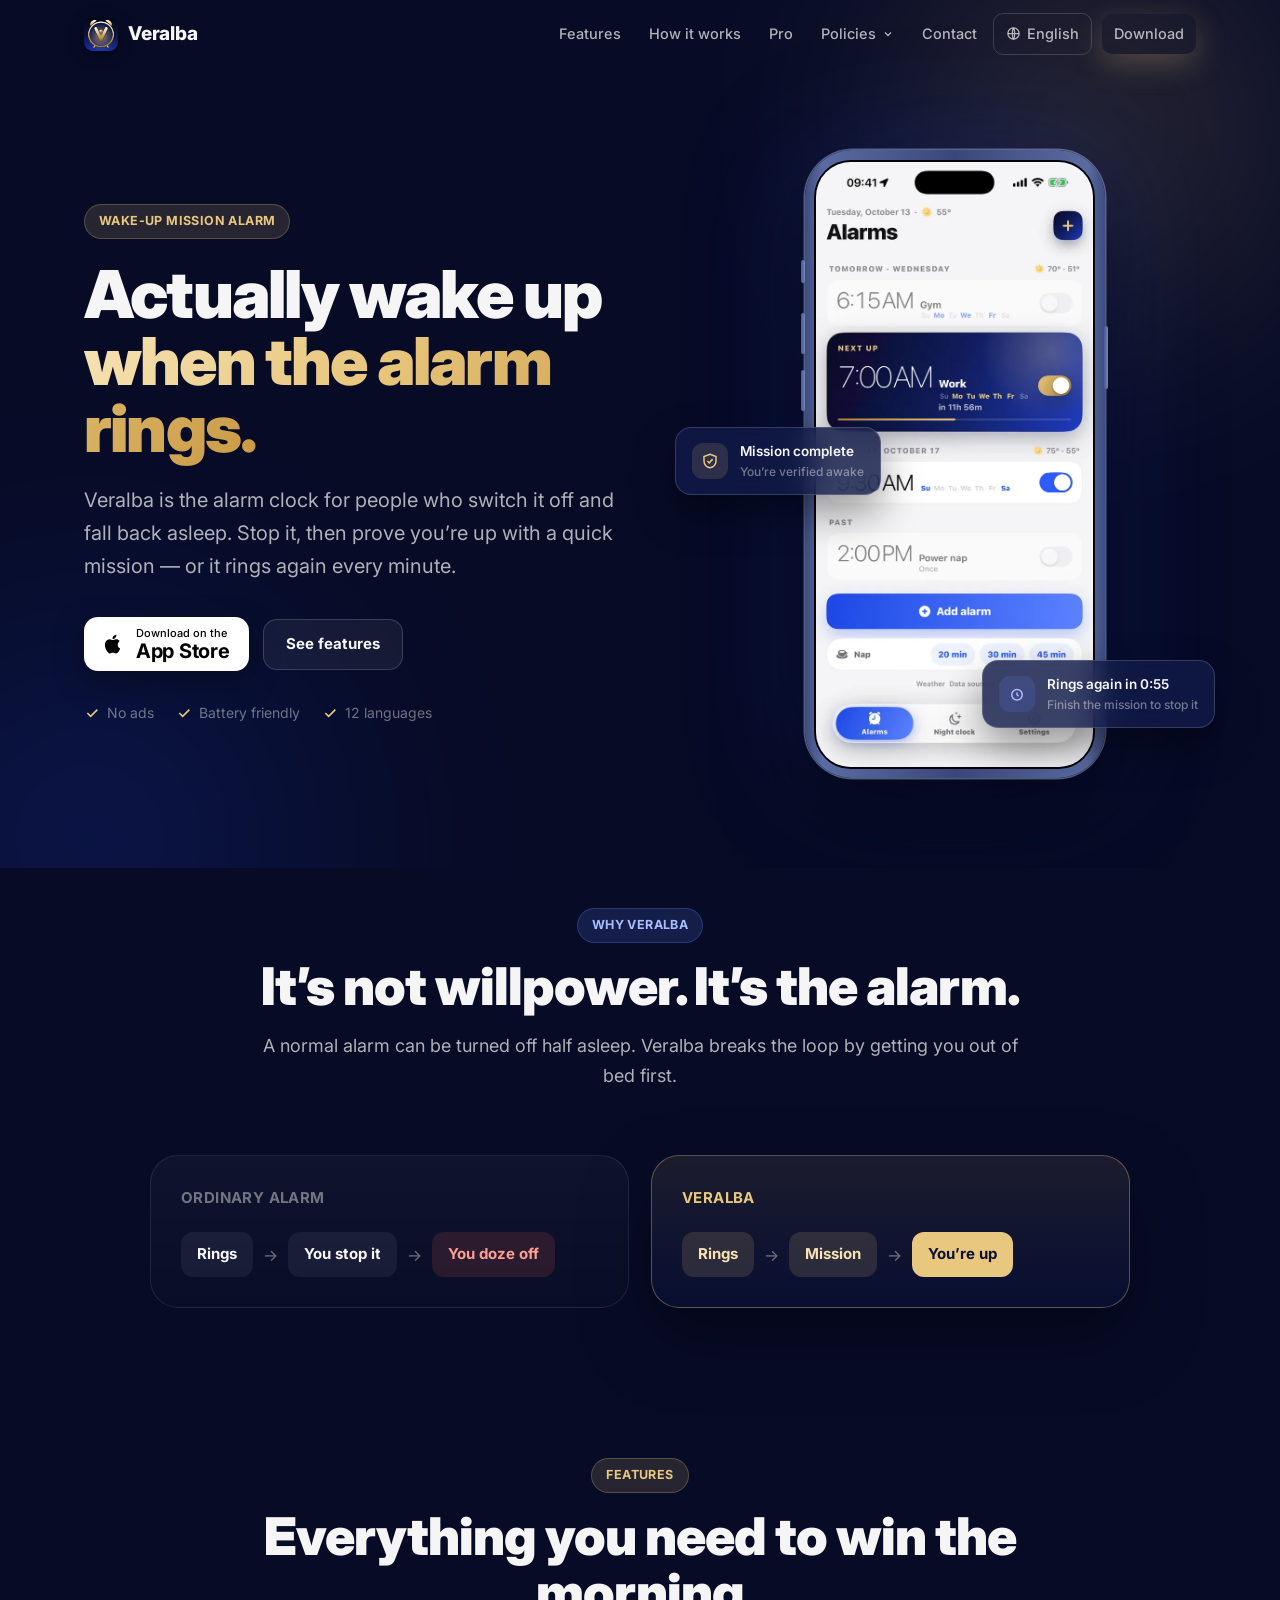
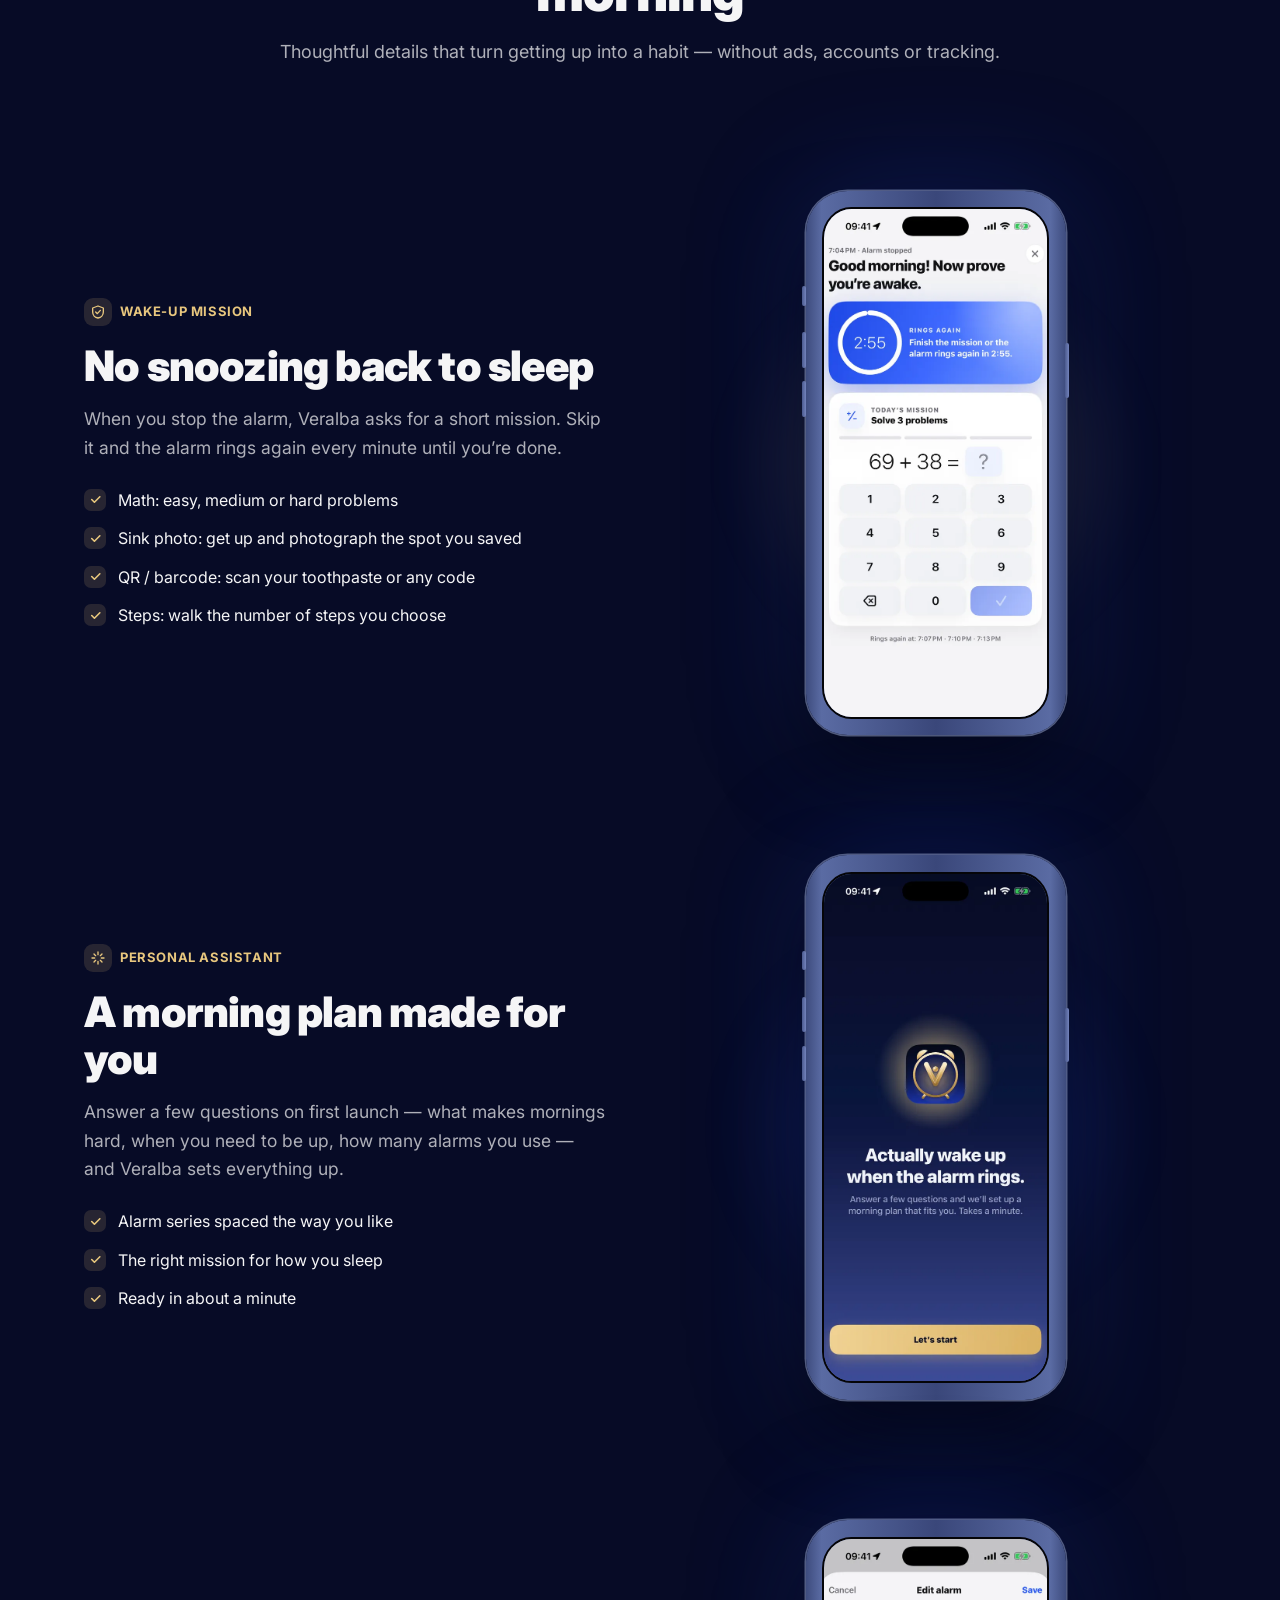
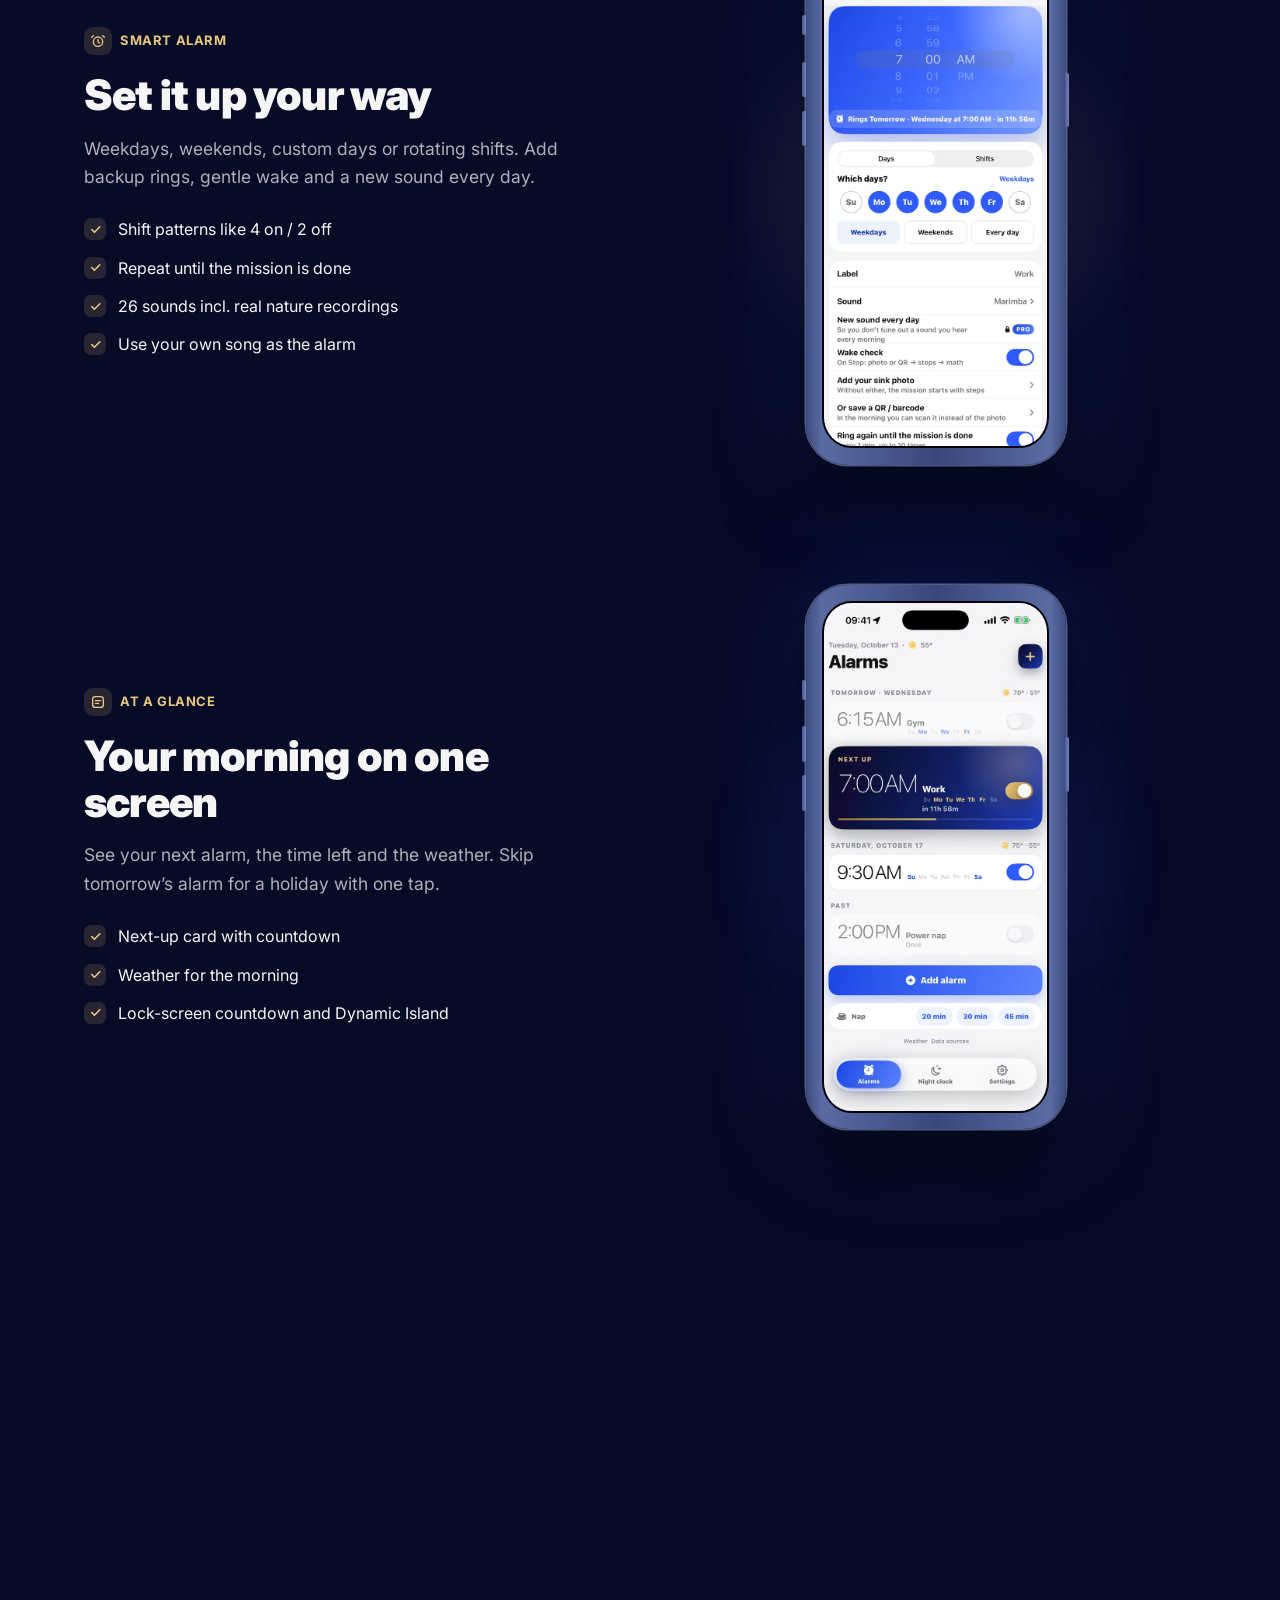
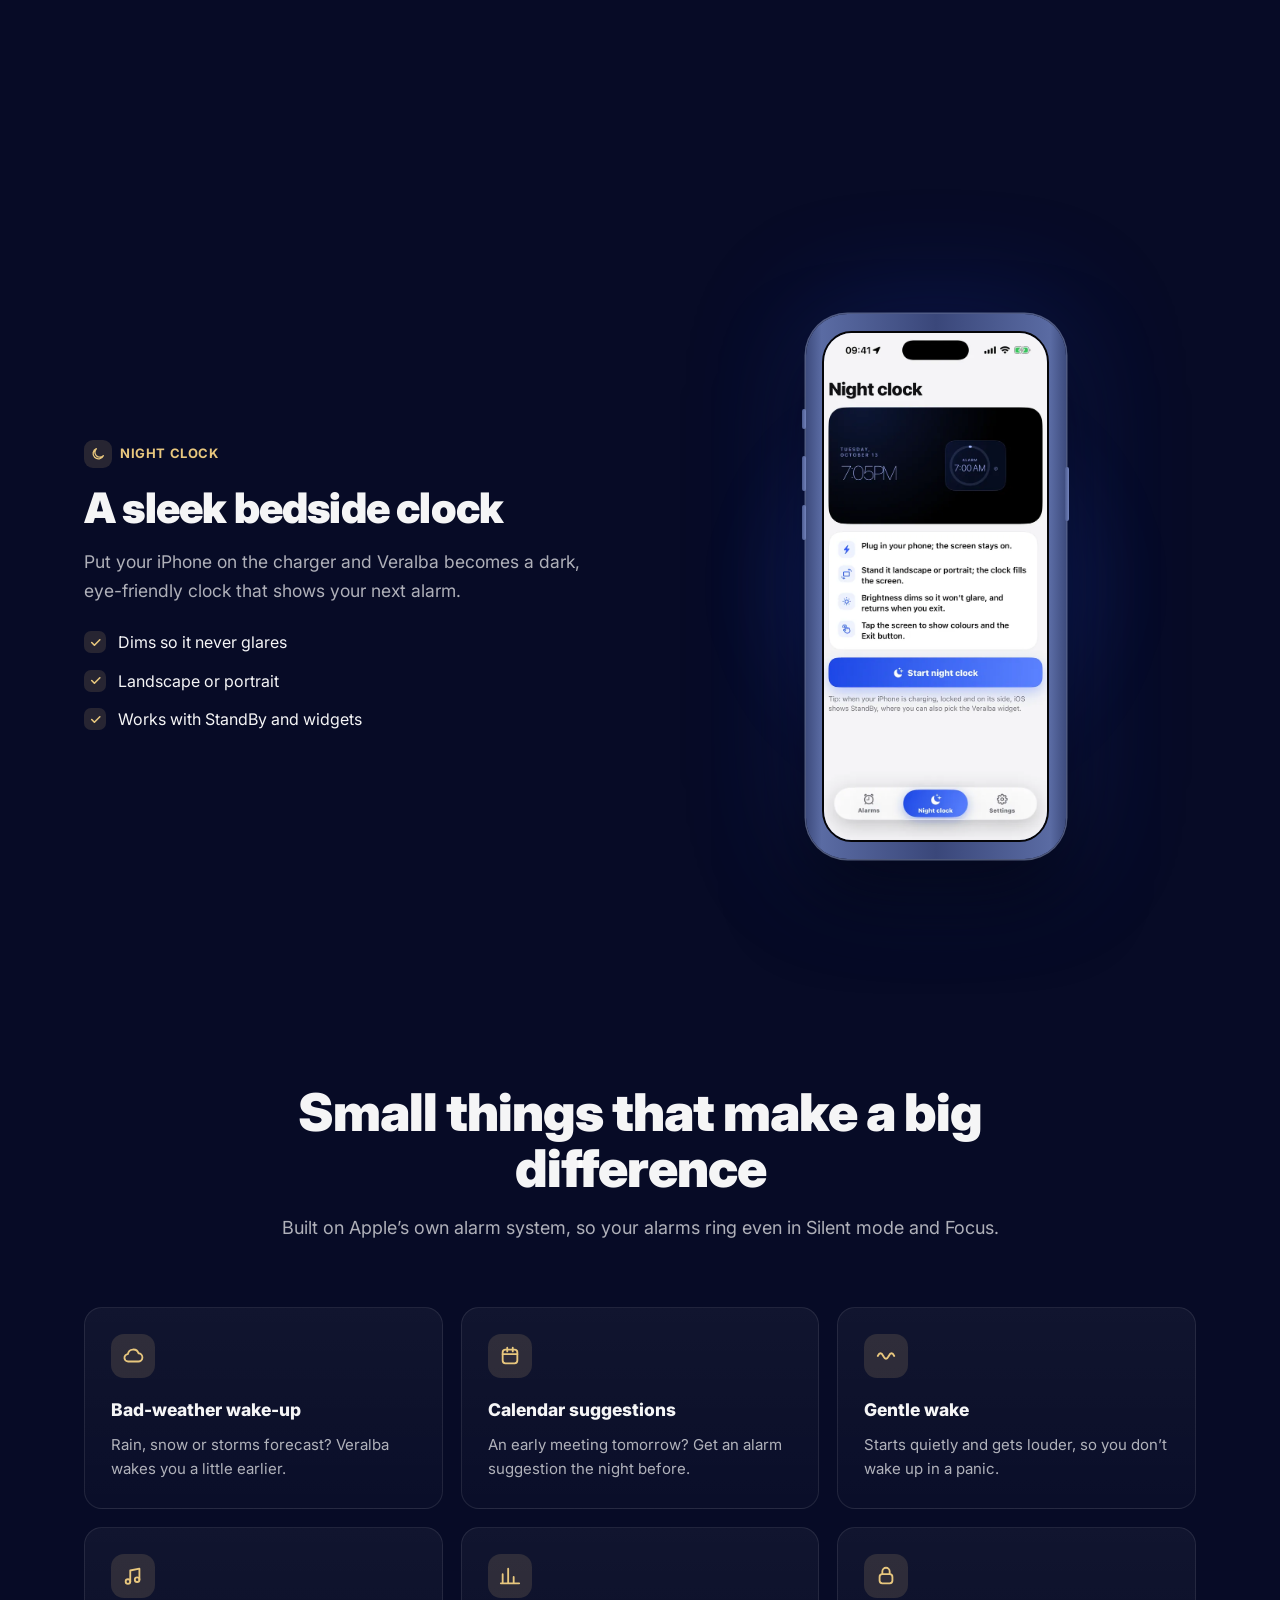
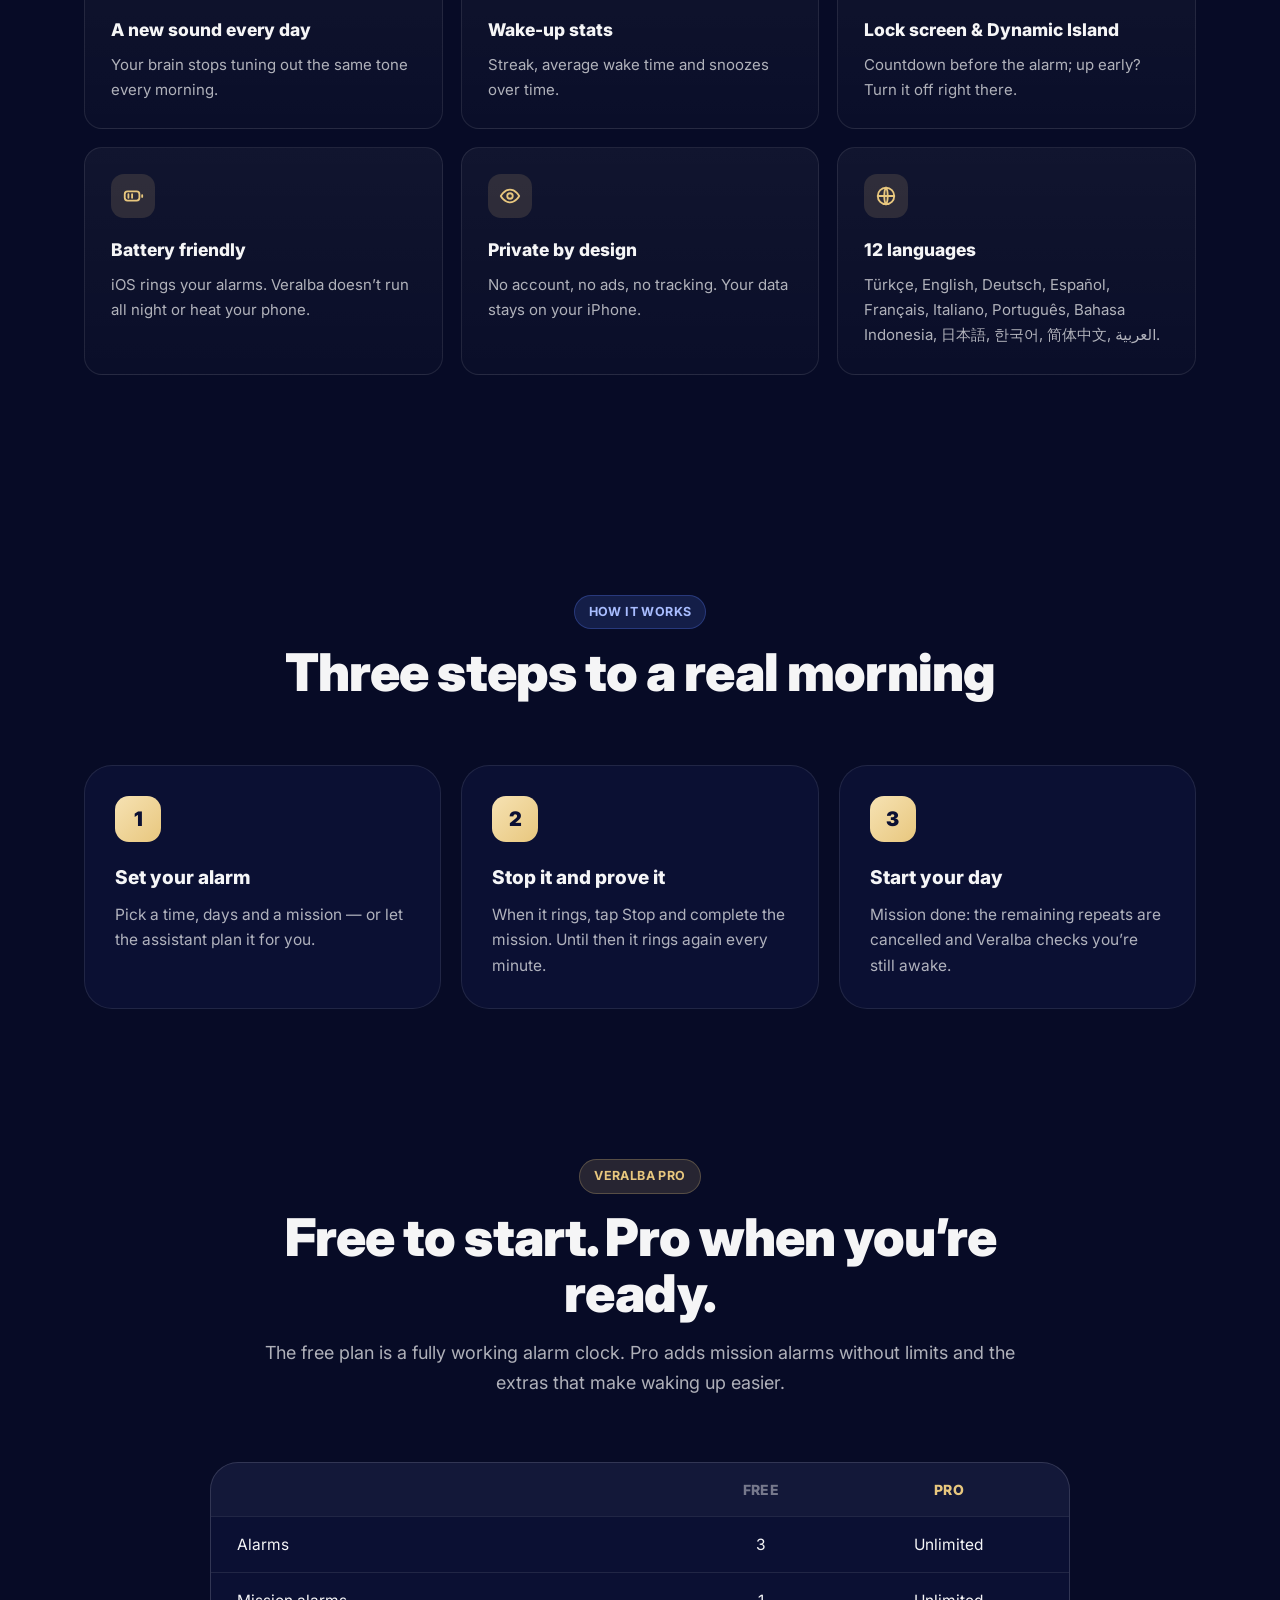
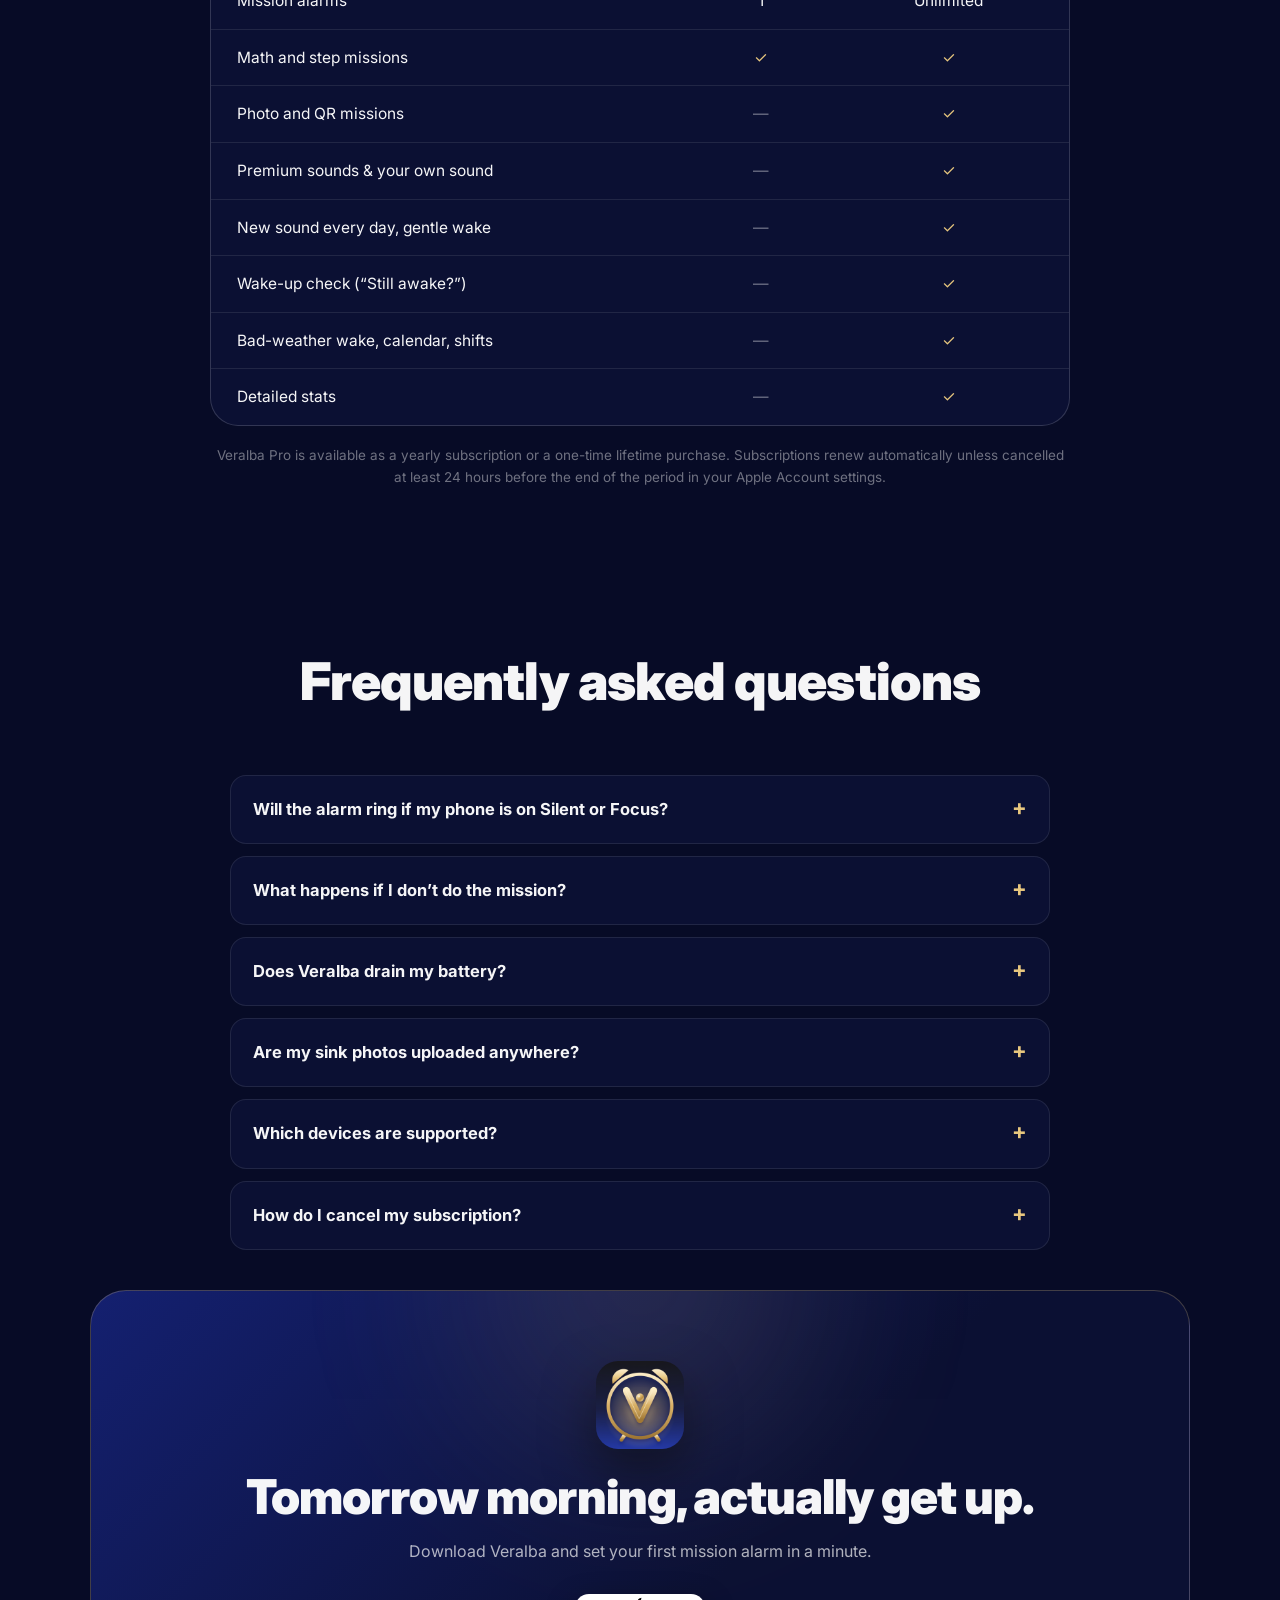
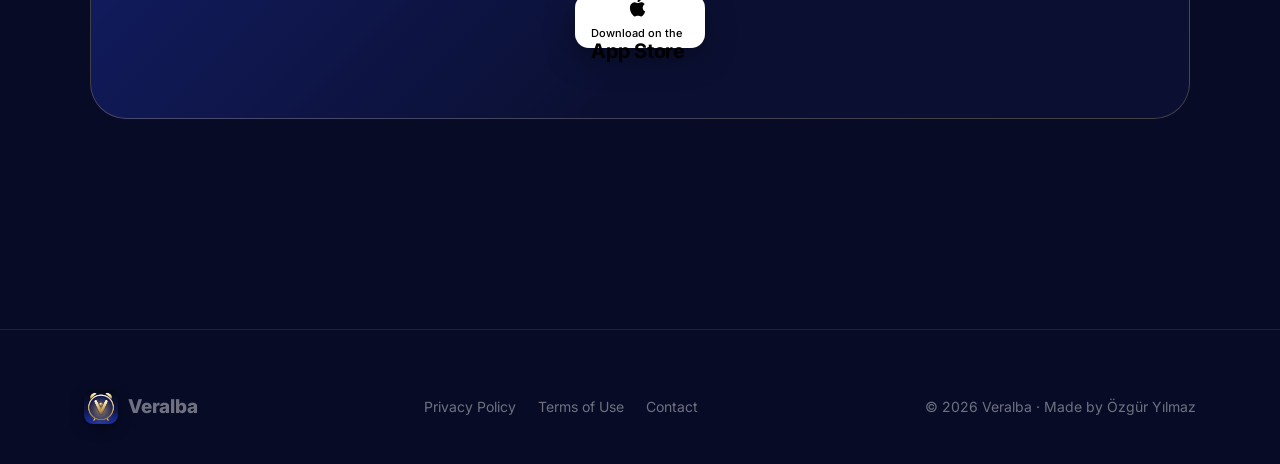
<file: docs/index.html>
<!DOCTYPE html>
<html lang="en">
<head>
<meta charset="UTF-8">
<meta name="viewport" content="width=device-width, initial-scale=1, viewport-fit=cover">
<title>Veralba</title>
<meta name="description" content="Veralba — the alarm clock that won't stop until you're really up.">
<meta name="theme-color" content="#070B26">
<meta name="apple-itunes-app" content="app-id=6820856000">
<link rel="icon" type="image/png" href="assets/favicon.png">
<link rel="apple-touch-icon" href="assets/apple-touch-icon.png">
<meta property="og:title" content="Veralba">
<meta property="og:description" content="The alarm clock that won't stop until you're really up.">
<meta property="og:image" content="https://lyfalco.github.io/Veralba/assets/og.png">
<meta property="og:type" content="website">
<meta name="twitter:card" content="summary_large_image">
<link rel="preconnect" href="https://fonts.googleapis.com">
<link rel="preconnect" href="https://fonts.gstatic.com" crossorigin>
<link href="https://fonts.googleapis.com/css2?family=Inter:wght@400;500;600;700;800;900&family=Noto+Sans+Arabic:wght@400;600;800&display=swap" rel="stylesheet">
<link rel="stylesheet" href="assets/style.css?v=1">
</head>
<body data-page="home">
<nav class="top">
  <div class="wrap nav-in">
    <a class="brand" href="index.html" data-keep><img src="assets/icon.png" alt="">Veralba</a>
    <button class="burger" aria-label="Menu"><span></span></button>
    <div class="nav-links">
      <a href="index.html#features-top" data-keep data-i="nav.features">Features</a>
      <a href="index.html#how" data-keep data-i="nav.how">How it works</a>
      <a href="index.html#pro" data-keep>Pro</a>
      <div class="dd">
        <button type="button"><span data-i="nav.policies">Policies</span><svg width="12" height="12" viewBox="0 0 24 24" fill="none" stroke="currentColor" stroke-width="2.5"><path d="M6 9l6 6 6-6"/></svg></button>
        <div class="dd-menu">
          <a href="privacy.html" data-keep data-i="nav.privacy">Privacy Policy</a>
          <a href="terms.html" data-keep data-i="nav.terms">Terms of Use</a>
        </div>
      </div>
      <a href="contact.html" data-keep data-i="nav.contact">Contact</a>
      <div class="dd">
        <button type="button" class="lang-btn"><svg width="15" height="15" viewBox="0 0 24 24" fill="none" stroke="currentColor" stroke-width="2"><circle cx="12" cy="12" r="9"/><path d="M3 12h18M12 3c2.5 3 2.5 15 0 18M12 3c-2.5 3-2.5 15 0 18"/></svg><span data-lang-label>English</span></button>
        <div class="dd-menu langs"></div>
      </div>
      <a class="btn btn-gold nav-cta" href="https://apps.apple.com/app/id6820856000" target="_blank" rel="noopener" data-i="nav.download">Download</a>
    </div>
  </div>
</nav>

<header class="hero">
  <div class="glow gold" style="width:620px;height:620px;top:-180px;inset-inline-end:-120px"></div>
  <div class="glow blue" style="width:700px;height:700px;bottom:-320px;inset-inline-start:-260px"></div>
  <div class="wrap hero-grid">
    <div>
      <span class="pill rv" data-i="hero.badge">Wake-up mission alarm</span>
      <h1 class="rv d1"><span data-i="hero.title1">Actually wake up</span>
<span class="grad" data-i="hero.title2">when the alarm rings.</span></h1>
      <p class="sub rv d2" data-i="hero.sub"></p>
      <div class="hero-ctas rv d3"><span data-badge></span><a class="btn btn-ghost" href="#features-top" data-i="hero.more">See features</a></div>
      <div class="hero-meta rv d3">
        <span><svg width="16" height="16" viewBox="0 0 24 24" fill="none" stroke="currentColor" stroke-width="2.5"><path d="M5 12l5 5L20 7"/></svg><span data-i="hero.m1"></span></span>
        <span><svg width="16" height="16" viewBox="0 0 24 24" fill="none" stroke="currentColor" stroke-width="2.5"><path d="M5 12l5 5L20 7"/></svg><span data-i="hero.m2"></span></span>
        <span><svg width="16" height="16" viewBox="0 0 24 24" fill="none" stroke="currentColor" stroke-width="2.5"><path d="M5 12l5 5L20 7"/></svg><span data-i="hero.m3"></span></span>
      </div>
    </div>
    <div class="hero-visual rv d2">
      <div class="float-card fc1"><span class="ic"><svg width="18" height="18" viewBox="0 0 24 24" fill="none" stroke="currentColor" stroke-width="2"><path d="M12 3l8 3v6c0 4.5-3.4 8.3-8 9-4.6-.7-8-4.5-8-9V6l8-3z"/><path d="M8.5 12l2.5 2.5 4.5-5"/></svg></span><div><span data-i="hero.c1"></span><small data-i="hero.c1s"></small></div></div>
      <div id="hero-phone"></div>
      <div class="float-card fc2"><span class="ic"><svg width="18" height="18" viewBox="0 0 24 24" fill="none" stroke="currentColor" stroke-width="2"><circle cx="12" cy="13" r="7"/><path d="M12 10v3l2 2"/></svg></span><div><span data-i="hero.c2"></span><small data-i="hero.c2s"></small></div></div>
    </div>
  </div>
</header>

<section class="sec" style="padding-top:40px">
  <div class="wrap">
    <div class="sec-head rv"><span class="pill blue" data-i="loop.k"></span><h2 class="sec-title" data-i="loop.title"></h2><p class="sec-sub" data-i="loop.sub"></p></div>
    <div class="loop" id="loop"></div>
  </div>
</section>

<section class="sec" id="features-top" style="padding-top:40px">
  <div class="wrap">
    <div class="sec-head rv" id="features-anchor"><span class="pill" data-i="feat.k"></span><h2 class="sec-title" data-i="feat.title"></h2><p class="sec-sub" data-i="feat.sub"></p></div>
    <div id="features"></div>
  </div>
</section>

<section class="sec" style="padding-top:40px">
  <div class="wrap">
    <div class="sec-head rv"><h2 class="sec-title" data-i="grid.title"></h2><p class="sec-sub" data-i="grid.sub"></p></div>
    <div class="grid3" id="grid"></div>
  </div>
</section>

<section class="sec" id="how">
  <div class="wrap">
    <div class="sec-head rv"><span class="pill blue" data-i="how.k"></span><h2 class="sec-title" data-i="how.title"></h2></div>
    <div class="steps" id="steps"></div>
  </div>
</section>

<section class="sec" id="pro" style="padding-top:40px">
  <div class="wrap">
    <div class="sec-head rv"><span class="pill">Veralba Pro</span><h2 class="sec-title" data-i="pro.title"></h2><p class="sec-sub" data-i="pro.sub"></p></div>
    <div class="pro-wrap rv" id="pro-table"></div>
    <p class="pro-note" data-i="pro.note"></p>
  </div>
</section>

<section class="sec" id="faq-sec" style="padding-top:40px">
  <div class="wrap">
    <div class="sec-head rv"><h2 class="sec-title" data-i="faq.title"></h2></div>
    <div class="faq" id="faq"></div>
    <div class="cta rv">
      <div class="glow gold" style="width:500px;height:500px;top:-260px;left:50%;transform:translateX(-50%)"></div>
      <img class="icon" src="assets/icon.png" alt="Veralba">
      <h2 data-i="cta.title"></h2>
      <p data-i="cta.sub"></p>
      <span data-badge></span>
    </div>
  </div>
</section>
<footer>
  <div class="wrap foot">
    <a class="brand" href="index.html" data-keep><img src="assets/icon.png" alt="">Veralba</a>
    <div class="foot-links">
      <a href="privacy.html" data-keep data-i="nav.privacy">Privacy Policy</a>
      <a href="terms.html" data-keep data-i="nav.terms">Terms of Use</a>
      <a href="contact.html" data-keep data-i="nav.contact">Contact</a>
    </div>
    <div>© <span id="year">2026</span> Veralba · <span data-i="footer.by">Özgür Yılmaz</span></div>
  </div>
</footer>
<script src="assets/app.js?v=1"></script>
</body>
</html>
</file>
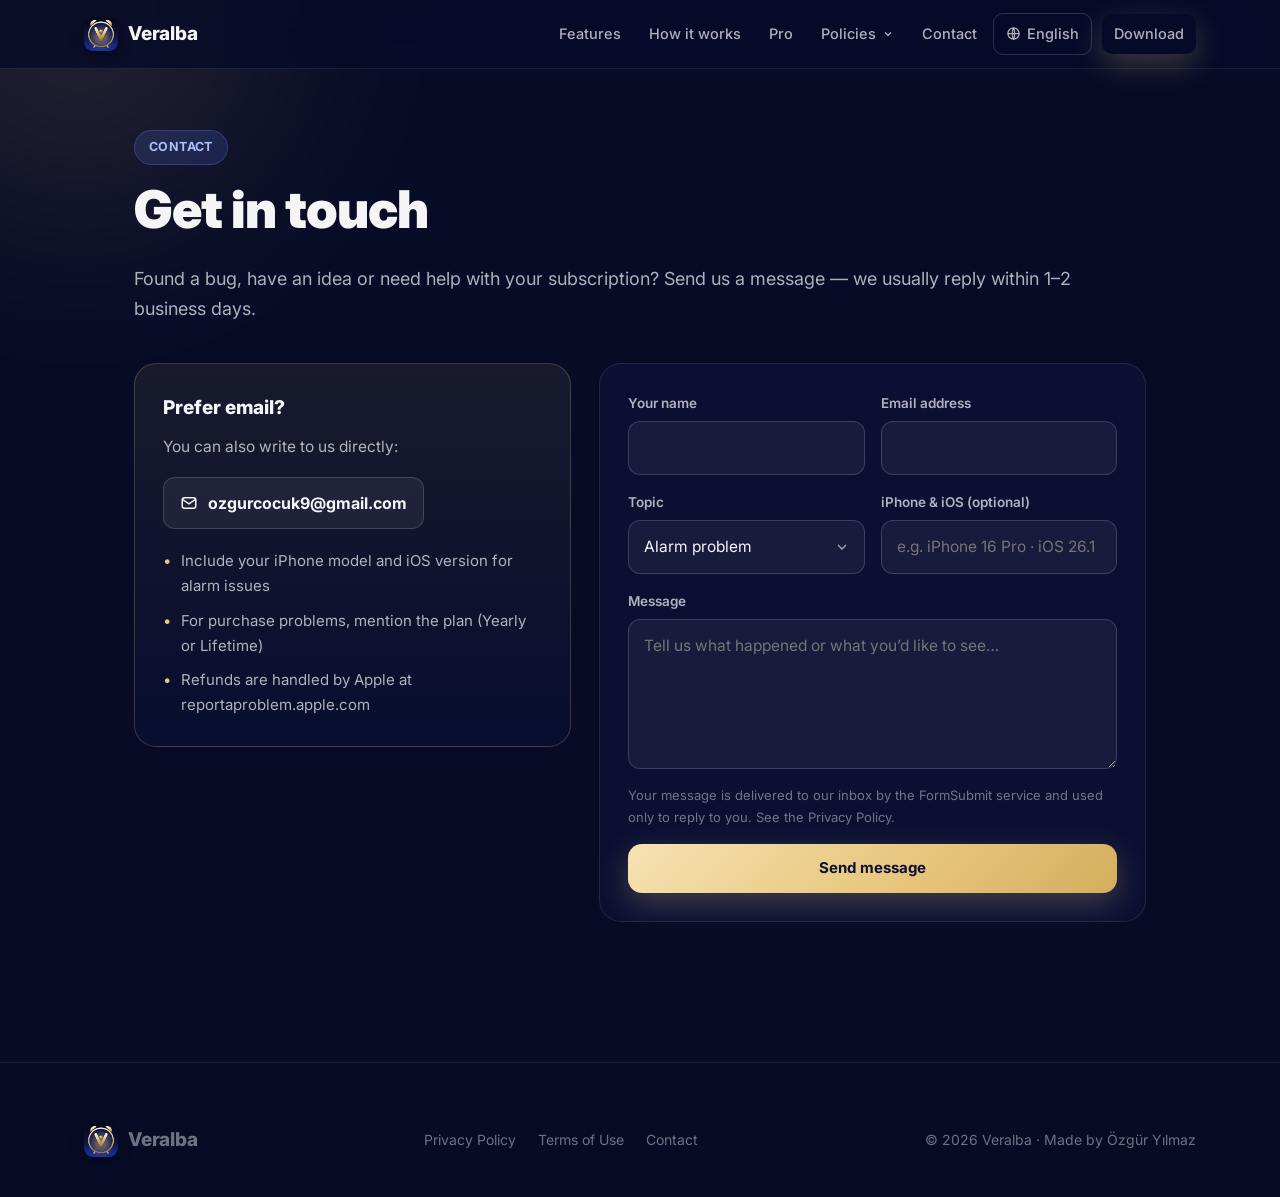
<file: docs/contact.html>
<!DOCTYPE html>
<html lang="en">
<head>
<meta charset="UTF-8">
<meta name="viewport" content="width=device-width, initial-scale=1, viewport-fit=cover">
<title>Veralba</title>
<meta name="description" content="Veralba — the alarm clock that won't stop until you're really up.">
<meta name="theme-color" content="#070B26">
<meta name="apple-itunes-app" content="app-id=6820856000">
<link rel="icon" type="image/png" href="assets/favicon.png">
<link rel="apple-touch-icon" href="assets/apple-touch-icon.png">
<meta property="og:title" content="Veralba">
<meta property="og:description" content="The alarm clock that won't stop until you're really up.">
<meta property="og:image" content="https://lyfalco.github.io/Veralba/assets/og.png">
<meta property="og:type" content="website">
<meta name="twitter:card" content="summary_large_image">
<link rel="preconnect" href="https://fonts.googleapis.com">
<link rel="preconnect" href="https://fonts.gstatic.com" crossorigin>
<link href="https://fonts.googleapis.com/css2?family=Inter:wght@400;500;600;700;800;900&family=Noto+Sans+Arabic:wght@400;600;800&display=swap" rel="stylesheet">
<link rel="stylesheet" href="assets/style.css?v=1">
</head>
<body data-page="contact">
<nav class="top solid">
  <div class="wrap nav-in">
    <a class="brand" href="index.html" data-keep><img src="assets/icon.png" alt="">Veralba</a>
    <button class="burger" aria-label="Menu"><span></span></button>
    <div class="nav-links">
      <a href="index.html#features" data-keep data-i="nav.features">Features</a>
      <a href="index.html#how" data-keep data-i="nav.how">How it works</a>
      <a href="index.html#pro" data-keep>Pro</a>
      <div class="dd">
        <button type="button"><span data-i="nav.policies">Policies</span><svg width="12" height="12" viewBox="0 0 24 24" fill="none" stroke="currentColor" stroke-width="2.5"><path d="M6 9l6 6 6-6"/></svg></button>
        <div class="dd-menu">
          <a href="privacy.html" data-keep data-i="nav.privacy">Privacy Policy</a>
          <a href="terms.html" data-keep data-i="nav.terms">Terms of Use</a>
        </div>
      </div>
      <a href="contact.html" data-keep data-i="nav.contact">Contact</a>
      <div class="dd">
        <button type="button" class="lang-btn"><svg width="15" height="15" viewBox="0 0 24 24" fill="none" stroke="currentColor" stroke-width="2"><circle cx="12" cy="12" r="9"/><path d="M3 12h18M12 3c2.5 3 2.5 15 0 18M12 3c-2.5 3-2.5 15 0 18"/></svg><span data-lang-label>English</span></button>
        <div class="dd-menu langs"></div>
      </div>
      <a class="btn btn-gold nav-cta" href="https://apps.apple.com/app/id6820856000" target="_blank" rel="noopener" data-i="nav.download">Download</a>
    </div>
  </div>
</nav>

<main class="doc">
  <div class="glow gold" style="width:560px;height:560px;top:-260px;inset-inline-start:-200px"></div>
  <div class="wrap" style="position:relative;max-width:1060px">
    <span class="pill blue" data-i="nav.contact">Contact</span>
    <h1 style="margin-top:16px" data-i="contact.title"></h1>
    <p class="intro" data-i="contact.sub"></p>
    <div class="contact-grid">
      <aside class="c-info rv">
        <h3 data-i="contact.directTitle"></h3>
        <p data-i="contact.direct"></p>
        <a class="mail" href="mailto:ozgurcocuk9@gmail.com"><svg width="18" height="18" viewBox="0 0 24 24" fill="none" stroke="currentColor" stroke-width="2"><rect x="3" y="5" width="18" height="14" rx="3"/><path d="M3 7l9 6 9-6"/></svg>ozgurcocuk9@gmail.com</a>
        <ul id="c-list"></ul>
      </aside>
      <form class="cform rv d1">
        <input class="hp" type="text" name="_honey" tabindex="-1" autocomplete="off">
        <div class="frow">
          <div class="field"><label for="name" data-i="contact.name"></label><input id="name" name="name" required autocomplete="name"></div>
          <div class="field"><label for="email" data-i="contact.email"></label><input id="email" name="email" type="email" required autocomplete="email"></div>
        </div>
        <div class="frow">
          <div class="field"><label for="topic" data-i="contact.topic"></label><select id="topic" name="topic"></select></div>
          <div class="field"><label for="device" data-i="contact.device"></label><input id="device" name="device" data-ph="contact.devicePh"></div>
        </div>
        <div class="field"><label for="message" data-i="contact.message"></label><textarea id="message" name="message" required data-ph="contact.messagePh"></textarea></div>
        <p class="fnote" data-ih="contact.privacy"></p>
        <div id="fstatus" class="fstatus hidden"></div>
        <button class="btn btn-gold" type="submit" data-i="contact.send"></button>
      </form>
    </div>
  </div>
</main>
<footer>
  <div class="wrap foot">
    <a class="brand" href="index.html" data-keep><img src="assets/icon.png" alt="">Veralba</a>
    <div class="foot-links">
      <a href="privacy.html" data-keep data-i="nav.privacy">Privacy Policy</a>
      <a href="terms.html" data-keep data-i="nav.terms">Terms of Use</a>
      <a href="contact.html" data-keep data-i="nav.contact">Contact</a>
    </div>
    <div>© <span id="year">2026</span> Veralba · <span data-i="footer.by">Özgür Yılmaz</span></div>
  </div>
</footer>
<script src="assets/app.js?v=1"></script>
</body>
</html>
</file>
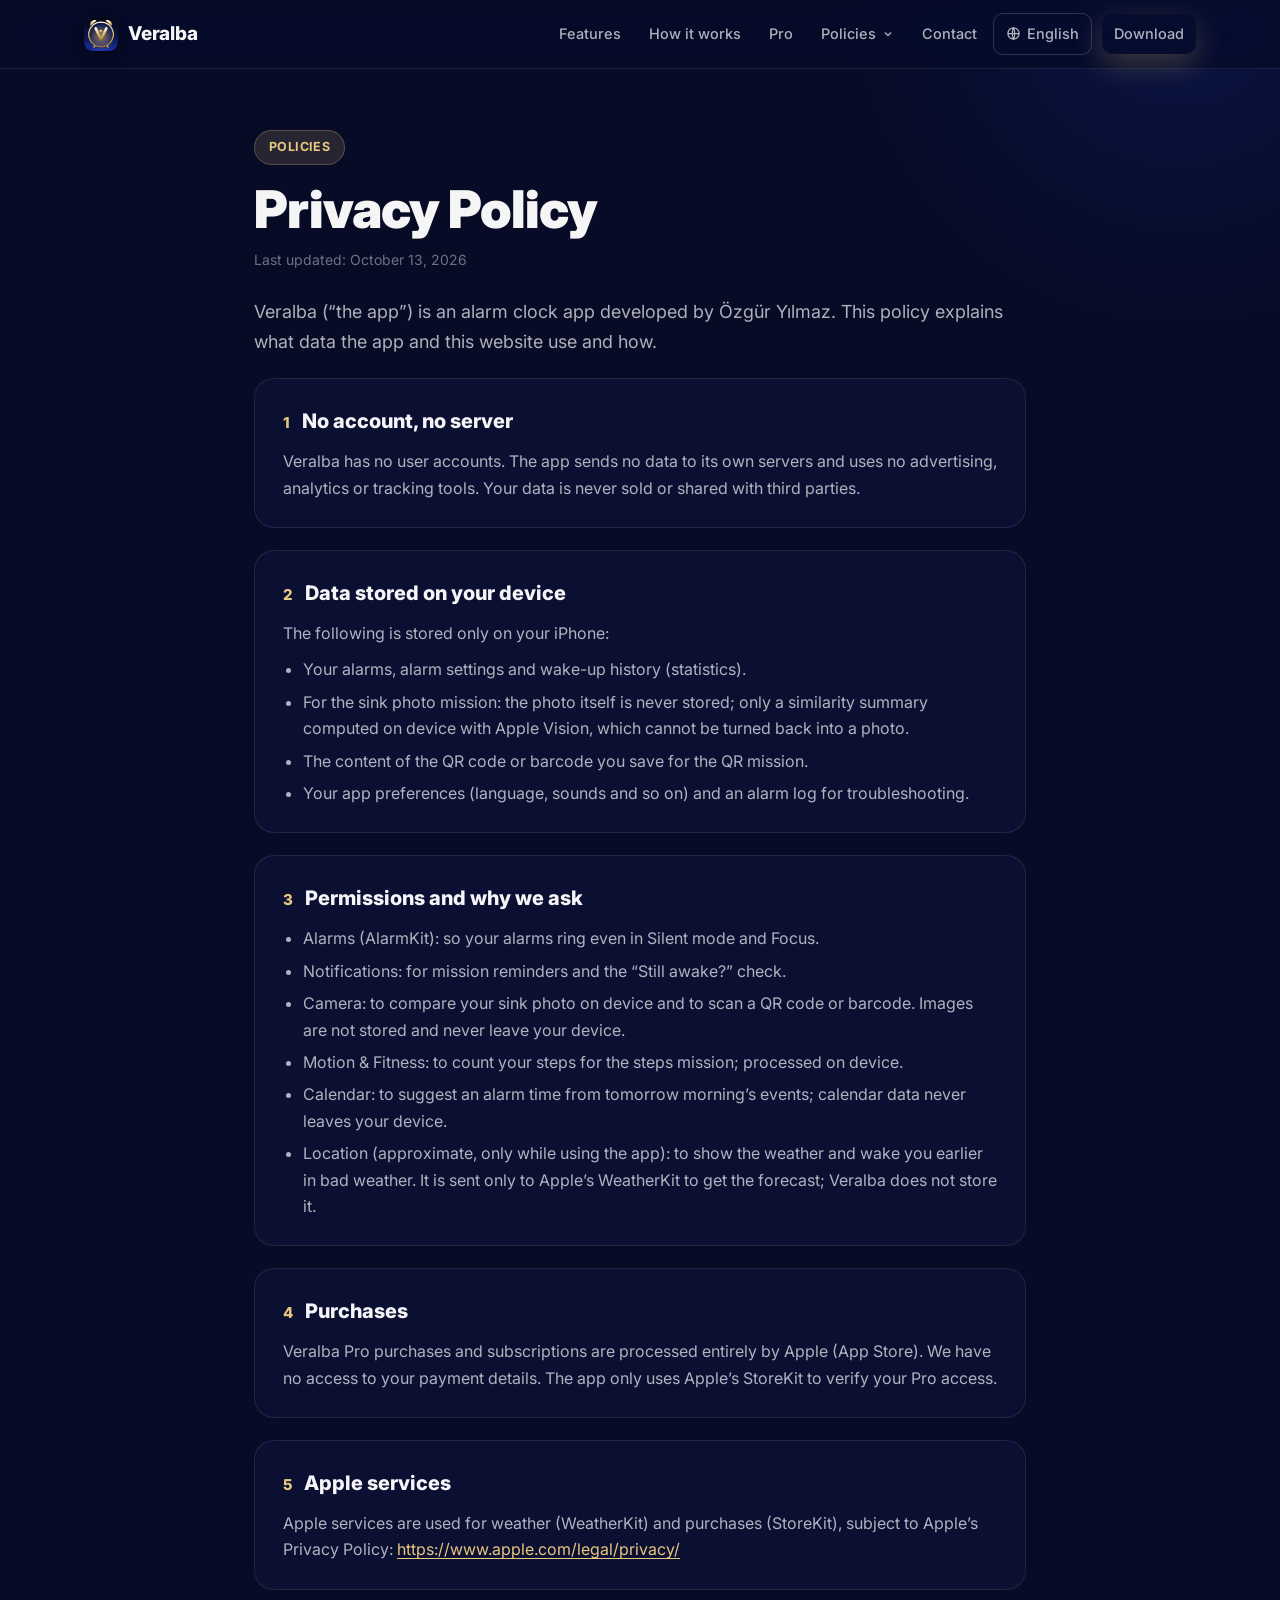
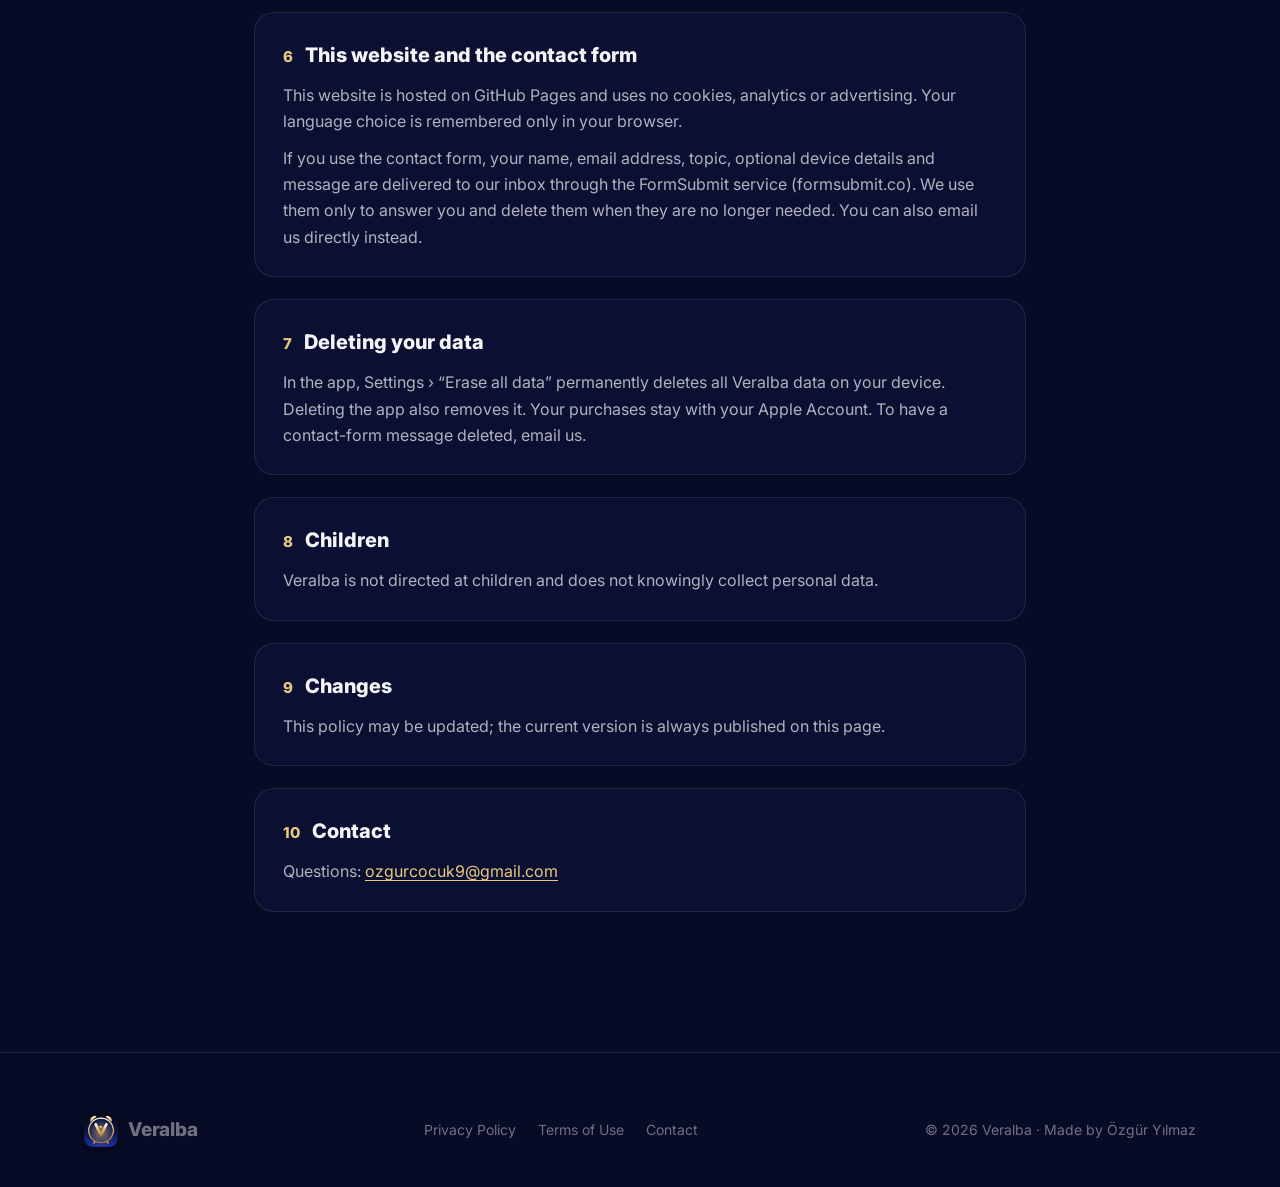
<file: docs/privacy.html>
<!DOCTYPE html>
<html lang="en">
<head>
<meta charset="UTF-8">
<meta name="viewport" content="width=device-width, initial-scale=1, viewport-fit=cover">
<title>Veralba</title>
<meta name="description" content="Veralba — the alarm clock that won't stop until you're really up.">
<meta name="theme-color" content="#070B26">
<meta name="apple-itunes-app" content="app-id=6820856000">
<link rel="icon" type="image/png" href="assets/favicon.png">
<link rel="apple-touch-icon" href="assets/apple-touch-icon.png">
<meta property="og:title" content="Veralba">
<meta property="og:description" content="The alarm clock that won't stop until you're really up.">
<meta property="og:image" content="https://lyfalco.github.io/Veralba/assets/og.png">
<meta property="og:type" content="website">
<meta name="twitter:card" content="summary_large_image">
<link rel="preconnect" href="https://fonts.googleapis.com">
<link rel="preconnect" href="https://fonts.gstatic.com" crossorigin>
<link href="https://fonts.googleapis.com/css2?family=Inter:wght@400;500;600;700;800;900&family=Noto+Sans+Arabic:wght@400;600;800&display=swap" rel="stylesheet">
<link rel="stylesheet" href="assets/style.css?v=1">
</head>
<body data-page="privacy">
<nav class="top solid">
  <div class="wrap nav-in">
    <a class="brand" href="index.html" data-keep><img src="assets/icon.png" alt="">Veralba</a>
    <button class="burger" aria-label="Menu"><span></span></button>
    <div class="nav-links">
      <a href="index.html#features" data-keep data-i="nav.features">Features</a>
      <a href="index.html#how" data-keep data-i="nav.how">How it works</a>
      <a href="index.html#pro" data-keep>Pro</a>
      <div class="dd">
        <button type="button"><span data-i="nav.policies">Policies</span><svg width="12" height="12" viewBox="0 0 24 24" fill="none" stroke="currentColor" stroke-width="2.5"><path d="M6 9l6 6 6-6"/></svg></button>
        <div class="dd-menu">
          <a href="privacy.html" data-keep data-i="nav.privacy">Privacy Policy</a>
          <a href="terms.html" data-keep data-i="nav.terms">Terms of Use</a>
        </div>
      </div>
      <a href="contact.html" data-keep data-i="nav.contact">Contact</a>
      <div class="dd">
        <button type="button" class="lang-btn"><svg width="15" height="15" viewBox="0 0 24 24" fill="none" stroke="currentColor" stroke-width="2"><circle cx="12" cy="12" r="9"/><path d="M3 12h18M12 3c2.5 3 2.5 15 0 18M12 3c-2.5 3-2.5 15 0 18"/></svg><span data-lang-label>English</span></button>
        <div class="dd-menu langs"></div>
      </div>
      <a class="btn btn-gold nav-cta" href="https://apps.apple.com/app/id6820856000" target="_blank" rel="noopener" data-i="nav.download">Download</a>
    </div>
  </div>
</nav>

<main class="doc">
  <div class="glow blue" style="width:600px;height:600px;top:-300px;inset-inline-end:-200px"></div>
  <div class="wrap" style="position:relative">
    <span class="pill" data-i="nav.policies">Policies</span>
    <h1 style="margin-top:16px" data-i="privacy.title"></h1>
    <p class="upd" data-i="privacy.updated"></p>
    <p class="intro" data-ih="privacy.intro"></p>
    <div id="doc-body"></div>
  </div>
</main>
<footer>
  <div class="wrap foot">
    <a class="brand" href="index.html" data-keep><img src="assets/icon.png" alt="">Veralba</a>
    <div class="foot-links">
      <a href="privacy.html" data-keep data-i="nav.privacy">Privacy Policy</a>
      <a href="terms.html" data-keep data-i="nav.terms">Terms of Use</a>
      <a href="contact.html" data-keep data-i="nav.contact">Contact</a>
    </div>
    <div>© <span id="year">2026</span> Veralba · <span data-i="footer.by">Özgür Yılmaz</span></div>
  </div>
</footer>
<script src="assets/app.js?v=1"></script>
</body>
</html>
</file>
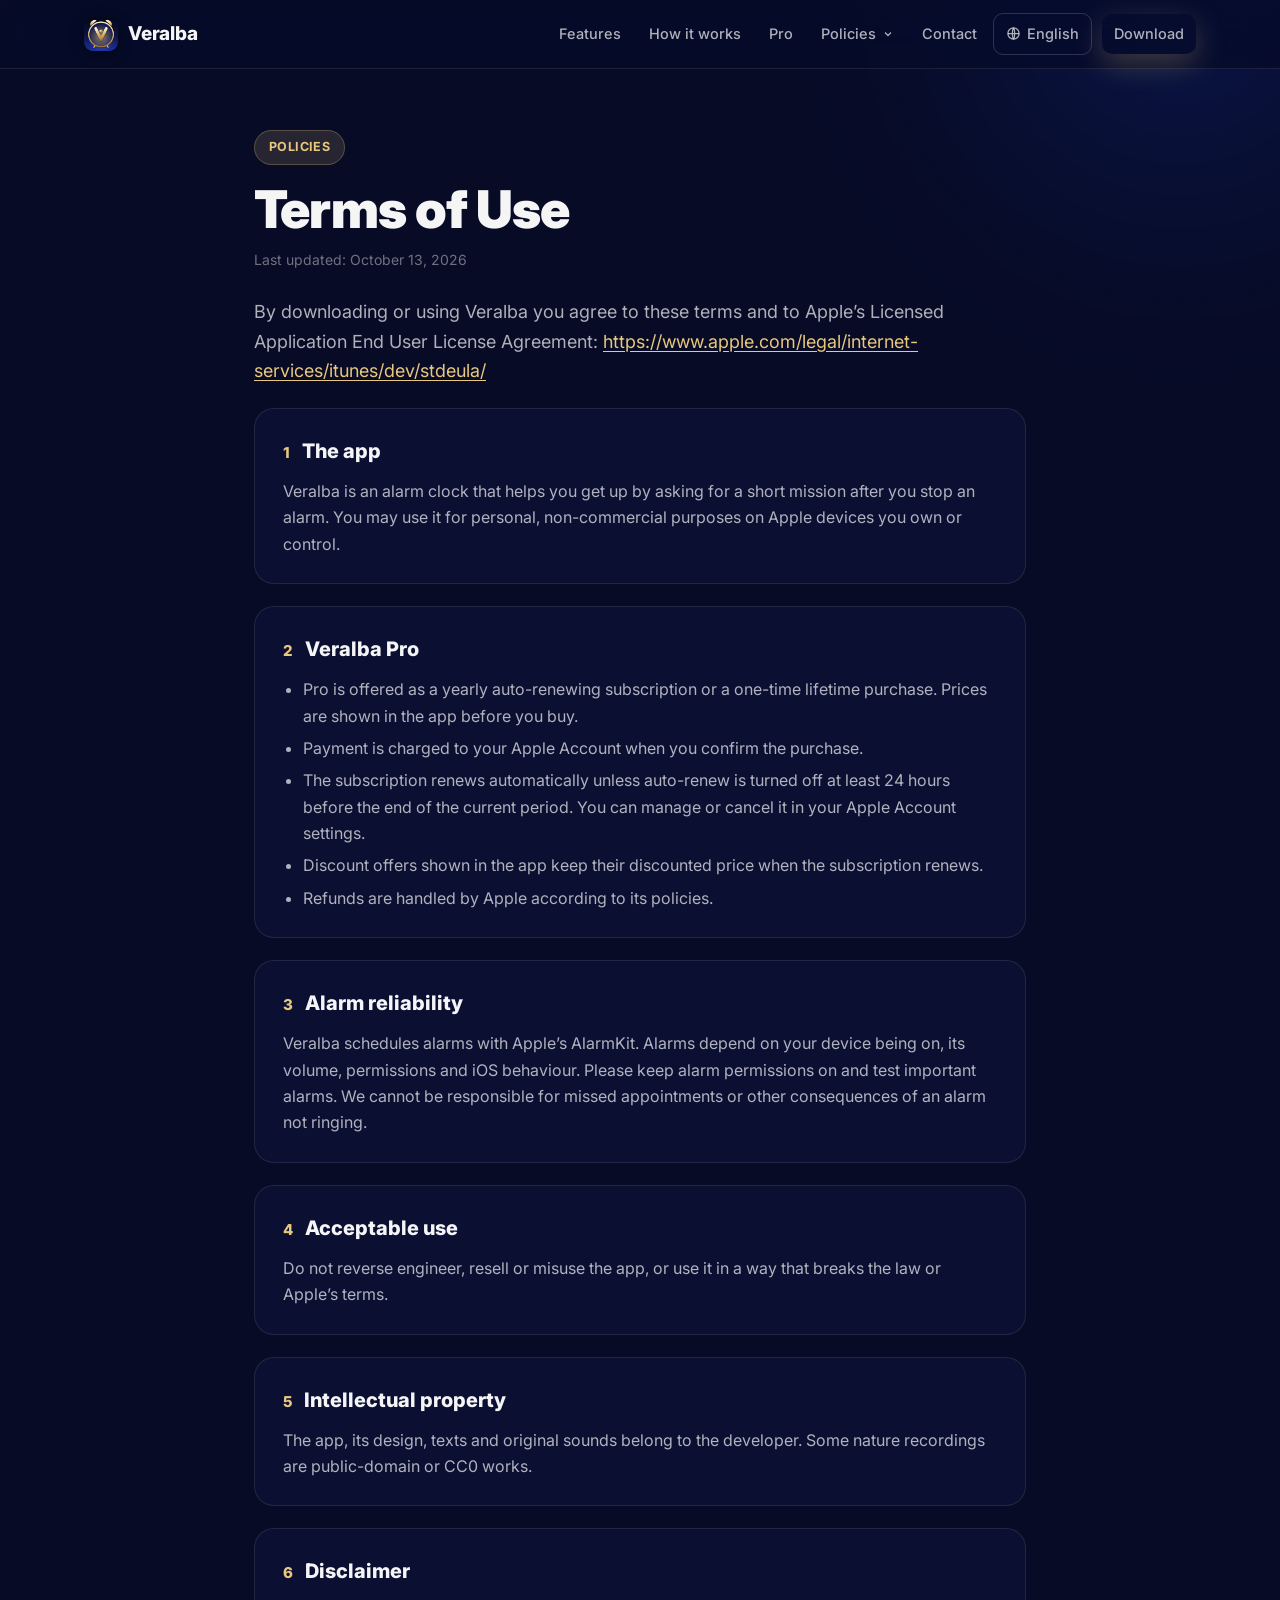
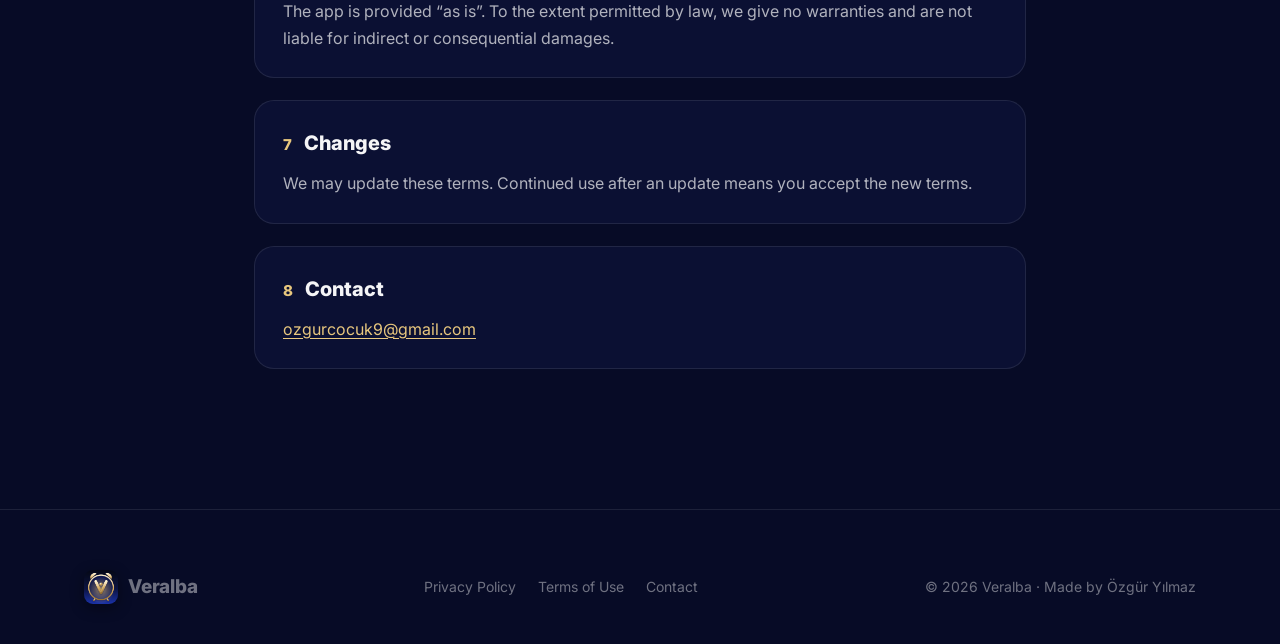
<file: docs/terms.html>
<!DOCTYPE html>
<html lang="en">
<head>
<meta charset="UTF-8">
<meta name="viewport" content="width=device-width, initial-scale=1, viewport-fit=cover">
<title>Veralba</title>
<meta name="description" content="Veralba — the alarm clock that won't stop until you're really up.">
<meta name="theme-color" content="#070B26">
<meta name="apple-itunes-app" content="app-id=6820856000">
<link rel="icon" type="image/png" href="assets/favicon.png">
<link rel="apple-touch-icon" href="assets/apple-touch-icon.png">
<meta property="og:title" content="Veralba">
<meta property="og:description" content="The alarm clock that won't stop until you're really up.">
<meta property="og:image" content="https://lyfalco.github.io/Veralba/assets/og.png">
<meta property="og:type" content="website">
<meta name="twitter:card" content="summary_large_image">
<link rel="preconnect" href="https://fonts.googleapis.com">
<link rel="preconnect" href="https://fonts.gstatic.com" crossorigin>
<link href="https://fonts.googleapis.com/css2?family=Inter:wght@400;500;600;700;800;900&family=Noto+Sans+Arabic:wght@400;600;800&display=swap" rel="stylesheet">
<link rel="stylesheet" href="assets/style.css?v=1">
</head>
<body data-page="terms">
<nav class="top solid">
  <div class="wrap nav-in">
    <a class="brand" href="index.html" data-keep><img src="assets/icon.png" alt="">Veralba</a>
    <button class="burger" aria-label="Menu"><span></span></button>
    <div class="nav-links">
      <a href="index.html#features" data-keep data-i="nav.features">Features</a>
      <a href="index.html#how" data-keep data-i="nav.how">How it works</a>
      <a href="index.html#pro" data-keep>Pro</a>
      <div class="dd">
        <button type="button"><span data-i="nav.policies">Policies</span><svg width="12" height="12" viewBox="0 0 24 24" fill="none" stroke="currentColor" stroke-width="2.5"><path d="M6 9l6 6 6-6"/></svg></button>
        <div class="dd-menu">
          <a href="privacy.html" data-keep data-i="nav.privacy">Privacy Policy</a>
          <a href="terms.html" data-keep data-i="nav.terms">Terms of Use</a>
        </div>
      </div>
      <a href="contact.html" data-keep data-i="nav.contact">Contact</a>
      <div class="dd">
        <button type="button" class="lang-btn"><svg width="15" height="15" viewBox="0 0 24 24" fill="none" stroke="currentColor" stroke-width="2"><circle cx="12" cy="12" r="9"/><path d="M3 12h18M12 3c2.5 3 2.5 15 0 18M12 3c-2.5 3-2.5 15 0 18"/></svg><span data-lang-label>English</span></button>
        <div class="dd-menu langs"></div>
      </div>
      <a class="btn btn-gold nav-cta" href="https://apps.apple.com/app/id6820856000" target="_blank" rel="noopener" data-i="nav.download">Download</a>
    </div>
  </div>
</nav>

<main class="doc">
  <div class="glow blue" style="width:600px;height:600px;top:-300px;inset-inline-end:-200px"></div>
  <div class="wrap" style="position:relative">
    <span class="pill" data-i="nav.policies">Policies</span>
    <h1 style="margin-top:16px" data-i="terms.title"></h1>
    <p class="upd" data-i="terms.updated"></p>
    <p class="intro" data-ih="terms.intro"></p>
    <div id="doc-body"></div>
  </div>
</main>
<footer>
  <div class="wrap foot">
    <a class="brand" href="index.html" data-keep><img src="assets/icon.png" alt="">Veralba</a>
    <div class="foot-links">
      <a href="privacy.html" data-keep data-i="nav.privacy">Privacy Policy</a>
      <a href="terms.html" data-keep data-i="nav.terms">Terms of Use</a>
      <a href="contact.html" data-keep data-i="nav.contact">Contact</a>
    </div>
    <div>© <span id="year">2026</span> Veralba · <span data-i="footer.by">Özgür Yılmaz</span></div>
  </div>
</footer>
<script src="assets/app.js?v=1"></script>
</body>
</html>
</file>
<file: docs/assets/style.css>
*,*::before,*::after{box-sizing:border-box;margin:0;padding:0}
:root{
  --bg:#070B26;--bg2:#0B1033;--surface:#121A48;--surface2:#18225A;
  --gold:#E8C77E;--gold2:#F6E2B3;--gold-dim:rgba(232,199,126,.14);
  --blue:#1E46E6;--blue2:#5C82FF;--blue-dim:rgba(92,130,255,.16);
  --text:rgba(255,255,255,.96);--text2:rgba(255,255,255,.68);--text3:rgba(255,255,255,.42);
  --line:rgba(255,255,255,.09);--line2:rgba(255,255,255,.16);
  --r:18px;--rl:28px;
}
html{scroll-behavior:smooth;-webkit-text-size-adjust:100%}
body{font-family:'Inter',system-ui,-apple-system,'Segoe UI',sans-serif;background:var(--bg);color:var(--text);line-height:1.65;overflow-x:hidden;-webkit-font-smoothing:antialiased}
body[dir=rtl]{font-family:'Inter','Noto Sans Arabic',system-ui,sans-serif}
a{color:inherit;text-decoration:none}
img{display:block;max-width:100%}
button,input,select,textarea{font:inherit;color:inherit}
.wrap{max-width:1160px;margin:0 auto;padding:0 24px}
.hidden{display:none!important}

/* ── Background glow ── */
.glow{position:absolute;pointer-events:none;border-radius:50%;filter:blur(90px);opacity:.4;z-index:0}
.glow.gold{background:radial-gradient(circle,rgba(232,199,126,.45),transparent 70%)}
.glow.blue{background:radial-gradient(circle,rgba(30,70,230,.55),transparent 70%)}

/* ── Nav ── */
nav.top{position:fixed;inset:0 0 auto 0;z-index:100;transition:background .3s,border-color .3s;border-bottom:1px solid transparent}
nav.top.scrolled{background:rgba(7,11,38,.82);backdrop-filter:saturate(160%) blur(18px);-webkit-backdrop-filter:saturate(160%) blur(18px);border-color:var(--line)}
.nav-in{display:flex;align-items:center;gap:20px;height:68px}
.brand{display:flex;align-items:center;gap:10px;font-weight:800;font-size:19px;letter-spacing:-.2px}
.brand img{width:34px;height:34px;border-radius:9px;box-shadow:0 4px 14px rgba(0,0,0,.4)}
.nav-links{display:flex;align-items:center;gap:4px;margin-inline-start:auto}
.nav-links>a,.dd>button{padding:8px 12px;border-radius:10px;font-size:14.5px;font-weight:500;color:var(--text2);background:none;border:0;cursor:pointer;transition:color .2s,background .2s;display:flex;align-items:center;gap:6px}
.nav-links>a:hover,.dd>button:hover,.nav-links>a.active{color:var(--text);background:rgba(255,255,255,.06)}
.dd{position:relative}
.dd-menu{position:absolute;top:calc(100% + 8px);inset-inline-end:0;min-width:210px;background:#111842;border:1px solid var(--line2);border-radius:14px;padding:6px;box-shadow:0 18px 50px rgba(0,0,0,.5);opacity:0;visibility:hidden;transform:translateY(-6px);transition:all .18s}
.dd.open .dd-menu{opacity:1;visibility:visible;transform:none}
.dd-menu a,.dd-menu button{display:flex;align-items:center;gap:10px;width:100%;padding:9px 12px;border-radius:9px;font-size:14px;color:var(--text2);background:none;border:0;cursor:pointer;text-align:start}
.dd-menu a:hover,.dd-menu button:hover,.dd-menu .sel{background:rgba(255,255,255,.07);color:var(--text)}
.dd-menu.langs{max-height:min(70vh,460px);overflow:auto;min-width:200px}
.lang-btn{border:1px solid var(--line2)!important}
.btn{display:inline-flex;align-items:center;justify-content:center;gap:9px;padding:12px 22px;border-radius:14px;font-weight:700;font-size:15px;border:0;cursor:pointer;transition:transform .15s,box-shadow .2s,background .2s}
.btn:active{transform:scale(.98)}
.btn-gold{background:linear-gradient(135deg,var(--gold2),var(--gold) 55%,#D4AE5E);color:#0B1033;box-shadow:0 10px 30px rgba(232,199,126,.25)}
.btn-gold:hover{box-shadow:0 14px 40px rgba(232,199,126,.38)}
.btn-ghost{background:rgba(255,255,255,.06);border:1px solid var(--line2);color:var(--text)}
.btn-ghost:hover{background:rgba(255,255,255,.1)}
.nav-cta{padding:9px 16px;font-size:14px;margin-inline-start:6px}
.burger{display:none;margin-inline-start:auto;width:42px;height:42px;border-radius:12px;background:rgba(255,255,255,.06);border:1px solid var(--line2);cursor:pointer;align-items:center;justify-content:center}
.burger span,.burger span::before,.burger span::after{display:block;width:18px;height:2px;background:var(--text);border-radius:2px;position:relative;transition:.2s}
.burger span::before,.burger span::after{content:"";position:absolute;left:0}
.burger span::before{top:-6px}.burger span::after{top:6px}

/* ── Hero ── */
.hero{position:relative;padding:150px 0 90px;overflow:hidden}
.hero-grid{position:relative;z-index:1;display:grid;grid-template-columns:1.1fr .9fr;gap:40px;align-items:center}
.pill{display:inline-flex;align-items:center;gap:8px;padding:6px 14px;border-radius:99px;font-size:12.5px;font-weight:700;letter-spacing:.4px;text-transform:uppercase;background:var(--gold-dim);color:var(--gold);border:1px solid rgba(232,199,126,.25)}
.pill.blue{background:var(--blue-dim);color:#A9BDFF;border-color:rgba(92,130,255,.28)}
.hero h1{font-size:clamp(40px,5.2vw,66px);line-height:1.02;font-weight:900;letter-spacing:-1.8px;margin:22px 0 22px;white-space:pre-line}
.hero h1 .grad,.grad{background:linear-gradient(120deg,var(--gold2),var(--gold) 45%,#C99A45);-webkit-background-clip:text;background-clip:text;color:transparent}
.hero p.sub{font-size:clamp(17px,2vw,20px);color:var(--text2);max-width:560px}
.hero-ctas{display:flex;flex-wrap:wrap;gap:14px;margin-top:34px;align-items:center}
.appstore{display:inline-flex;align-items:center;gap:10px;height:54px;padding:0 20px 0 16px;border-radius:14px;background:#fff;color:#000;box-shadow:0 10px 30px rgba(0,0,0,.35);transition:transform .15s}
.appstore:hover{transform:translateY(-2px)}
.appstore svg{width:26px;height:26px;flex:none}
.appstore span{display:flex;flex-direction:column;line-height:1.1;text-align:start}
.appstore small{font-size:11px;font-weight:500}
.appstore b{font-size:20px;font-weight:700;letter-spacing:-.3px}
.hero-meta{display:flex;flex-wrap:wrap;gap:10px 22px;margin-top:30px;color:var(--text3);font-size:14px}
.hero-meta span{display:flex;align-items:center;gap:7px}
.hero-meta svg{color:var(--gold)}
.hero-visual{position:relative;display:flex;justify-content:center}
.float-card{position:absolute;z-index:3;display:flex;align-items:center;gap:12px;padding:12px 16px;border-radius:16px;background:rgba(18,26,72,.82);border:1px solid var(--line2);backdrop-filter:blur(14px);-webkit-backdrop-filter:blur(14px);box-shadow:0 18px 40px rgba(0,0,0,.4);font-size:13.5px;font-weight:600;animation:bob 6s ease-in-out infinite}
.float-card .ic{width:36px;height:36px;border-radius:11px;display:grid;place-items:center;background:var(--gold-dim);color:var(--gold);flex:none}
.float-card small{display:block;color:var(--text3);font-weight:500;font-size:12px}
.fc1{top:44%;inset-inline-start:-8%}
.fc2{bottom:8%;inset-inline-end:-4%;animation-delay:-3s}
.fc2 .ic{background:var(--blue-dim);color:#A9BDFF}
@keyframes bob{0%,100%{transform:translateY(0)}50%{transform:translateY(-10px)}}

/* ── Phone frame (iPhone 17 Pro Max proportions) ── */
.phone{position:relative;width:min(300px,72vw);aspect-ratio:78/163.4;border-radius:16% / 7.6%;padding:3.2%;background:linear-gradient(90deg,#3E4C7E,#5A6BA3 6%,#3A477A 50%,#5A6BA3 94%,#3E4C7E);box-shadow:0 0 0 1.5px rgba(170,186,230,.45),0 40px 80px rgba(0,0,0,.55),0 0 120px rgba(30,70,230,.25)}
.phone::before,.phone::after{content:"";position:absolute;background:linear-gradient(90deg,#4B5A8E,#7383BC);border-radius:3px}
.phone::before{width:1.4%;height:6.5%;top:26%;inset-inline-start:-1.2%;box-shadow:0 calc(var(--pw,300px)*0) 0 0 transparent}
.phone::after{width:1.4%;height:10%;top:28%;inset-inline-end:-1.2%}
.phone .btns{position:absolute;inset-inline-start:-1.2%;top:17.5%;width:1.4%;height:3.6%;background:linear-gradient(90deg,#4B5A8E,#7383BC);border-radius:3px}
.phone .btns.v2{top:35%;height:6.5%}
.phone .screen{position:relative;width:100%;height:100%;border-radius:13% / 6.1%;overflow:hidden;background:#000;border:2px solid #050508}
.phone .screen img{width:100%;height:100%;object-fit:cover;transition:opacity .5s}
.phone.sm{width:min(260px,62vw)}

/* ── Sections ── */
section{position:relative}
.sec{padding:110px 0}
.sec-head{text-align:center;max-width:760px;margin:0 auto 64px}
.sec-title{font-size:clamp(30px,4.6vw,52px);font-weight:900;line-height:1.08;letter-spacing:-1px;margin-top:16px}
.sec-sub{font-size:18px;color:var(--text2);margin-top:16px}

/* Loop comparison */
.loop{display:grid;grid-template-columns:1fr 1fr;gap:22px;max-width:980px;margin:0 auto}
.loop-card{border-radius:var(--rl);padding:30px;border:1px solid var(--line);background:linear-gradient(180deg,rgba(255,255,255,.035),rgba(255,255,255,.01))}
.loop-card.win{border-color:rgba(232,199,126,.35);background:linear-gradient(180deg,rgba(232,199,126,.09),rgba(30,70,230,.06));box-shadow:0 30px 70px rgba(0,0,0,.35)}
.loop-card h3{font-size:15px;font-weight:700;letter-spacing:.4px;text-transform:uppercase;color:var(--text3);margin-bottom:22px}
.loop-card.win h3{color:var(--gold)}
.chain{display:flex;align-items:center;gap:10px;flex-wrap:wrap}
.chain .node{padding:10px 16px;border-radius:12px;background:rgba(255,255,255,.06);font-weight:700;font-size:15px}
.loop-card.win .node{background:rgba(232,199,126,.14);color:var(--gold2)}
.loop-card.win .node.end{background:var(--gold);color:#0B1033}
.chain .arr{color:var(--text3)}
body[dir=rtl] .chain .arr{transform:scaleX(-1)}
.chain .node.bad{background:rgba(212,86,73,.16);color:#FF9E93}

/* Feature rows */
.feat{display:grid;grid-template-columns:1fr 1fr;gap:70px;align-items:center;padding:60px 0}
.feat:nth-child(even) .feat-media{order:2}
.feat-text .k{display:inline-flex;align-items:center;gap:8px;color:var(--gold);font-weight:700;font-size:13px;letter-spacing:.6px;text-transform:uppercase}
.feat-text .k i{width:28px;height:28px;border-radius:9px;display:grid;place-items:center;background:var(--gold-dim)}
.feat-text h3{font-size:clamp(28px,3.6vw,42px);line-height:1.1;font-weight:900;letter-spacing:-.8px;margin:16px 0 16px}
.feat-text p{font-size:17.5px;color:var(--text2)}
.feat-text ul{list-style:none;margin-top:24px;display:grid;gap:12px}
.feat-text li{display:flex;gap:12px;align-items:flex-start;color:var(--text);font-size:16px}
.feat-text li::before{content:"";flex:none;width:22px;height:22px;margin-top:2px;border-radius:7px;background:var(--gold-dim) url("data:image/svg+xml,%3Csvg xmlns='http://www.w3.org/2000/svg' viewBox='0 0 24 24' fill='none' stroke='%23E8C77E' stroke-width='3' stroke-linecap='round' stroke-linejoin='round'%3E%3Cpath d='M5 12l5 5L20 7'/%3E%3C/svg%3E") center/13px no-repeat}
.feat-media{position:relative;display:flex;justify-content:center}
.feat-media .halo{position:absolute;width:420px;height:420px;top:50%;left:50%;transform:translate(-50%,-50%);border-radius:50%;background:radial-gradient(circle,rgba(30,70,230,.38),transparent 65%);filter:blur(30px)}
.feat:nth-child(odd) .feat-media .halo{background:radial-gradient(circle,rgba(232,199,126,.25),transparent 65%)}

/* Grid */
.grid3{display:grid;grid-template-columns:repeat(3,1fr);gap:18px}
.card{border-radius:var(--r);padding:26px;background:linear-gradient(180deg,rgba(255,255,255,.045),rgba(255,255,255,.015));border:1px solid var(--line);transition:transform .25s,border-color .25s,background .25s}
.card:hover{transform:translateY(-4px);border-color:rgba(232,199,126,.3);background:linear-gradient(180deg,rgba(232,199,126,.07),rgba(255,255,255,.015))}
.card .ic{width:44px;height:44px;border-radius:13px;display:grid;place-items:center;background:var(--gold-dim);color:var(--gold);margin-bottom:18px}
.card h4{font-size:17.5px;font-weight:800;margin-bottom:8px}
.card p{font-size:15px;color:var(--text2)}

/* Steps */
.steps{display:grid;grid-template-columns:repeat(3,1fr);gap:20px;counter-reset:s}
.step{position:relative;padding:30px;border-radius:var(--rl);background:var(--bg2);border:1px solid var(--line)}
.step::before{counter-increment:s;content:counter(s);display:grid;place-items:center;width:46px;height:46px;border-radius:14px;font-weight:900;font-size:20px;color:#0B1033;background:linear-gradient(135deg,var(--gold2),var(--gold));margin-bottom:20px}
.step h4{font-size:19px;font-weight:800;margin-bottom:8px}
.step p{color:var(--text2);font-size:15.5px}

/* Pro table */
.pro-wrap{max-width:860px;margin:0 auto;border-radius:var(--rl);overflow:hidden;border:1px solid var(--line2);background:var(--bg2)}
.pro-row{display:grid;grid-template-columns:1.6fr .7fr .7fr;align-items:center;padding:15px 26px;border-top:1px solid var(--line);font-size:15.5px}
.pro-row:first-child{border-top:0;background:rgba(255,255,255,.03);font-weight:800;font-size:14px;letter-spacing:.4px;text-transform:uppercase;color:var(--text3)}
.pro-row:first-child .p{color:var(--gold)}
.pro-row>div:not(:first-child){text-align:center}
.pro-row .y{color:var(--gold)}
.pro-row .n{color:var(--text3)}
.pro-note{max-width:860px;margin:18px auto 0;font-size:13.5px;color:var(--text3);text-align:center}

/* FAQ */
.faq{max-width:820px;margin:0 auto;display:grid;gap:12px}
.faq details{border-radius:16px;background:var(--bg2);border:1px solid var(--line);padding:4px 22px;transition:border-color .2s}
.faq details[open]{border-color:rgba(232,199,126,.3)}
.faq summary{cursor:pointer;list-style:none;padding:16px 0;font-weight:700;font-size:16.5px;display:flex;justify-content:space-between;gap:16px}
.faq summary::-webkit-details-marker{display:none}
.faq summary::after{content:"+";color:var(--gold);font-size:22px;line-height:1;transition:transform .2s}
.faq details[open] summary::after{transform:rotate(45deg)}
.faq details p{padding:0 0 18px;color:var(--text2)}

/* CTA */
.cta{margin:40px auto 0;max-width:1100px;border-radius:36px;padding:70px 40px;text-align:center;position:relative;overflow:hidden;background:linear-gradient(135deg,#142070,#0B1033 60%);border:1px solid rgba(232,199,126,.25)}
.cta img.icon{width:88px;height:88px;border-radius:22px;margin:0 auto 22px;box-shadow:0 20px 50px rgba(0,0,0,.5)}
.cta h2{font-size:clamp(28px,4.4vw,48px);font-weight:900;letter-spacing:-1px;line-height:1.1;position:relative}
.cta p{color:var(--text2);margin:14px auto 30px;max-width:560px;position:relative}
.cta .appstore{position:relative;display:inline-block}

/* Footer */
footer{padding:60px 0 40px;margin-top:100px;border-top:1px solid var(--line);color:var(--text3);font-size:14px}
.foot{display:flex;flex-wrap:wrap;gap:24px;justify-content:space-between;align-items:center}
.foot-links{display:flex;flex-wrap:wrap;gap:8px 22px}
.foot-links a:hover{color:var(--text)}

/* Doc pages */
.doc{padding:130px 0 40px}
.doc .wrap{max-width:820px}
.doc h1{font-size:clamp(34px,5vw,52px);font-weight:900;letter-spacing:-1px;line-height:1.1}
.doc .upd{color:var(--text3);margin-top:10px;font-size:14px}
.doc .intro{font-size:18px;color:var(--text2);margin-top:26px}
.doc .block{margin-top:22px;padding:26px 28px;border-radius:20px;background:var(--bg2);border:1px solid var(--line)}
.doc h2{font-size:20px;font-weight:800;margin-bottom:10px;display:flex;gap:12px;align-items:baseline}
.doc h2 span{color:var(--gold);font-size:15px}
.doc .block p,.doc .block li{color:var(--text2);font-size:16px}
.doc .block p+p,.doc .block ul{margin-top:10px}
.doc .block ul{padding-inline-start:20px;display:grid;gap:6px}
.doc a.lnk{color:var(--gold);text-decoration:underline;text-underline-offset:3px}

/* Contact */
.contact-grid{display:grid;grid-template-columns:1fr 1.25fr;gap:28px;margin-top:40px;align-items:start}
.c-info{padding:28px;border-radius:22px;background:linear-gradient(180deg,rgba(232,199,126,.08),rgba(30,70,230,.05));border:1px solid rgba(232,199,126,.22)}
.c-info h3{font-size:19px;font-weight:800;margin-bottom:10px}
.c-info p{color:var(--text2);font-size:15.5px}
.c-info .mail{display:inline-flex;align-items:center;gap:10px;margin-top:18px;padding:12px 16px;border-radius:12px;background:rgba(255,255,255,.06);border:1px solid var(--line2);font-weight:700;word-break:break-all}
.c-info ul{list-style:none;margin-top:20px;display:grid;gap:10px;color:var(--text2);font-size:15px}
.c-info li{display:flex;gap:10px}
.c-info li::before{content:"•";color:var(--gold)}
form.cform{padding:28px;border-radius:22px;background:var(--bg2);border:1px solid var(--line);display:grid;gap:16px}
.frow{display:grid;grid-template-columns:1fr 1fr;gap:16px}
.field{display:grid;gap:7px}
.field label{font-size:13.5px;font-weight:600;color:var(--text2)}
.field input,.field select,.field textarea{width:100%;padding:13px 15px;border-radius:12px;background:rgba(255,255,255,.05);border:1px solid var(--line2);outline:none;transition:border-color .2s,background .2s;font-size:15.5px}
.field select{appearance:none;background-image:url("data:image/svg+xml,%3Csvg xmlns='http://www.w3.org/2000/svg' viewBox='0 0 24 24' fill='none' stroke='%23ffffff99' stroke-width='2'%3E%3Cpath d='M6 9l6 6 6-6'/%3E%3C/svg%3E");background-repeat:no-repeat;background-position:right 14px center;background-size:16px;padding-inline-end:40px}
body[dir=rtl] .field select{background-position:left 14px center}
.field select option{background:#111842}
.field textarea{min-height:150px;resize:vertical}
.field input:focus,.field select:focus,.field textarea:focus{border-color:rgba(232,199,126,.6);background:rgba(255,255,255,.07)}
.fnote{font-size:13px;color:var(--text3)}
.fnote a{color:var(--gold)}
.fstatus{padding:13px 15px;border-radius:12px;font-size:15px;font-weight:600}
.fstatus.ok{background:rgba(46,168,145,.15);color:#7FE3CD;border:1px solid rgba(46,168,145,.35)}
.fstatus.err{background:rgba(212,86,73,.15);color:#FF9E93;border:1px solid rgba(212,86,73,.35)}
.hp{position:absolute;left:-9999px}

/* Reveal */
.rv{opacity:0;transform:translateY(34px);transition:opacity .8s cubic-bezier(.2,.7,.2,1),transform .8s cubic-bezier(.2,.7,.2,1)}
.rv.in{opacity:1;transform:none}
.rv.d1{transition-delay:.08s}.rv.d2{transition-delay:.16s}.rv.d3{transition-delay:.24s}
@media (prefers-reduced-motion:reduce){.rv{opacity:1;transform:none;transition:none}.float-card{animation:none}html{scroll-behavior:auto}}

/* Responsive */
@media (max-width:980px){
  .hero-grid,.feat,.contact-grid{grid-template-columns:1fr}
  .hero{padding-top:120px;text-align:center}
  .hero p.sub{margin:0 auto}
  .hero-ctas,.hero-meta{justify-content:center}
  .hero-visual{margin-top:30px}
  .feat{gap:36px;padding:44px 0;text-align:center}
  .feat:nth-child(even) .feat-media{order:0}
  .feat-text ul{max-width:460px;margin-inline:auto;text-align:start}
  .grid3,.steps{grid-template-columns:1fr 1fr}
  .loop{grid-template-columns:1fr}
}
@media (max-width:860px){
  .burger{display:flex}
  .nav-links{position:fixed;top:68px;inset-inline:0;flex-direction:column;align-items:stretch;gap:2px;padding:12px 16px 20px;background:rgba(7,11,38,.97);backdrop-filter:blur(18px);border-bottom:1px solid var(--line);transform:translateY(-120%);transition:transform .3s;margin:0}
  nav.top.menu-open .nav-links{transform:none}
  nav.top.menu-open{background:rgba(7,11,38,.97)}
  .nav-links>a,.dd>button{padding:13px 12px;font-size:16px;justify-content:space-between;width:100%}
  .dd-menu{position:static;opacity:1;visibility:visible;transform:none;display:none;box-shadow:none;background:rgba(255,255,255,.03);margin:2px 0 6px}
  .dd.open .dd-menu{display:block}
  .nav-cta{margin:8px 0 0}
}
@media (max-width:620px){
  .wrap{padding:0 16px}
  .sec{padding:80px 0}
  .grid3,.steps,.frow{grid-template-columns:1fr}
  .fc1{inset-inline-start:-2%;top:8%}.fc2{inset-inline-end:-2%}
  .float-card{font-size:12.5px;padding:10px 12px}
  .pro-row{padding:13px 16px;font-size:14px;grid-template-columns:1.5fr .6fr .6fr}
  .cta{padding:54px 22px;border-radius:28px}
  .doc .block{padding:22px 20px}
}
</file>
